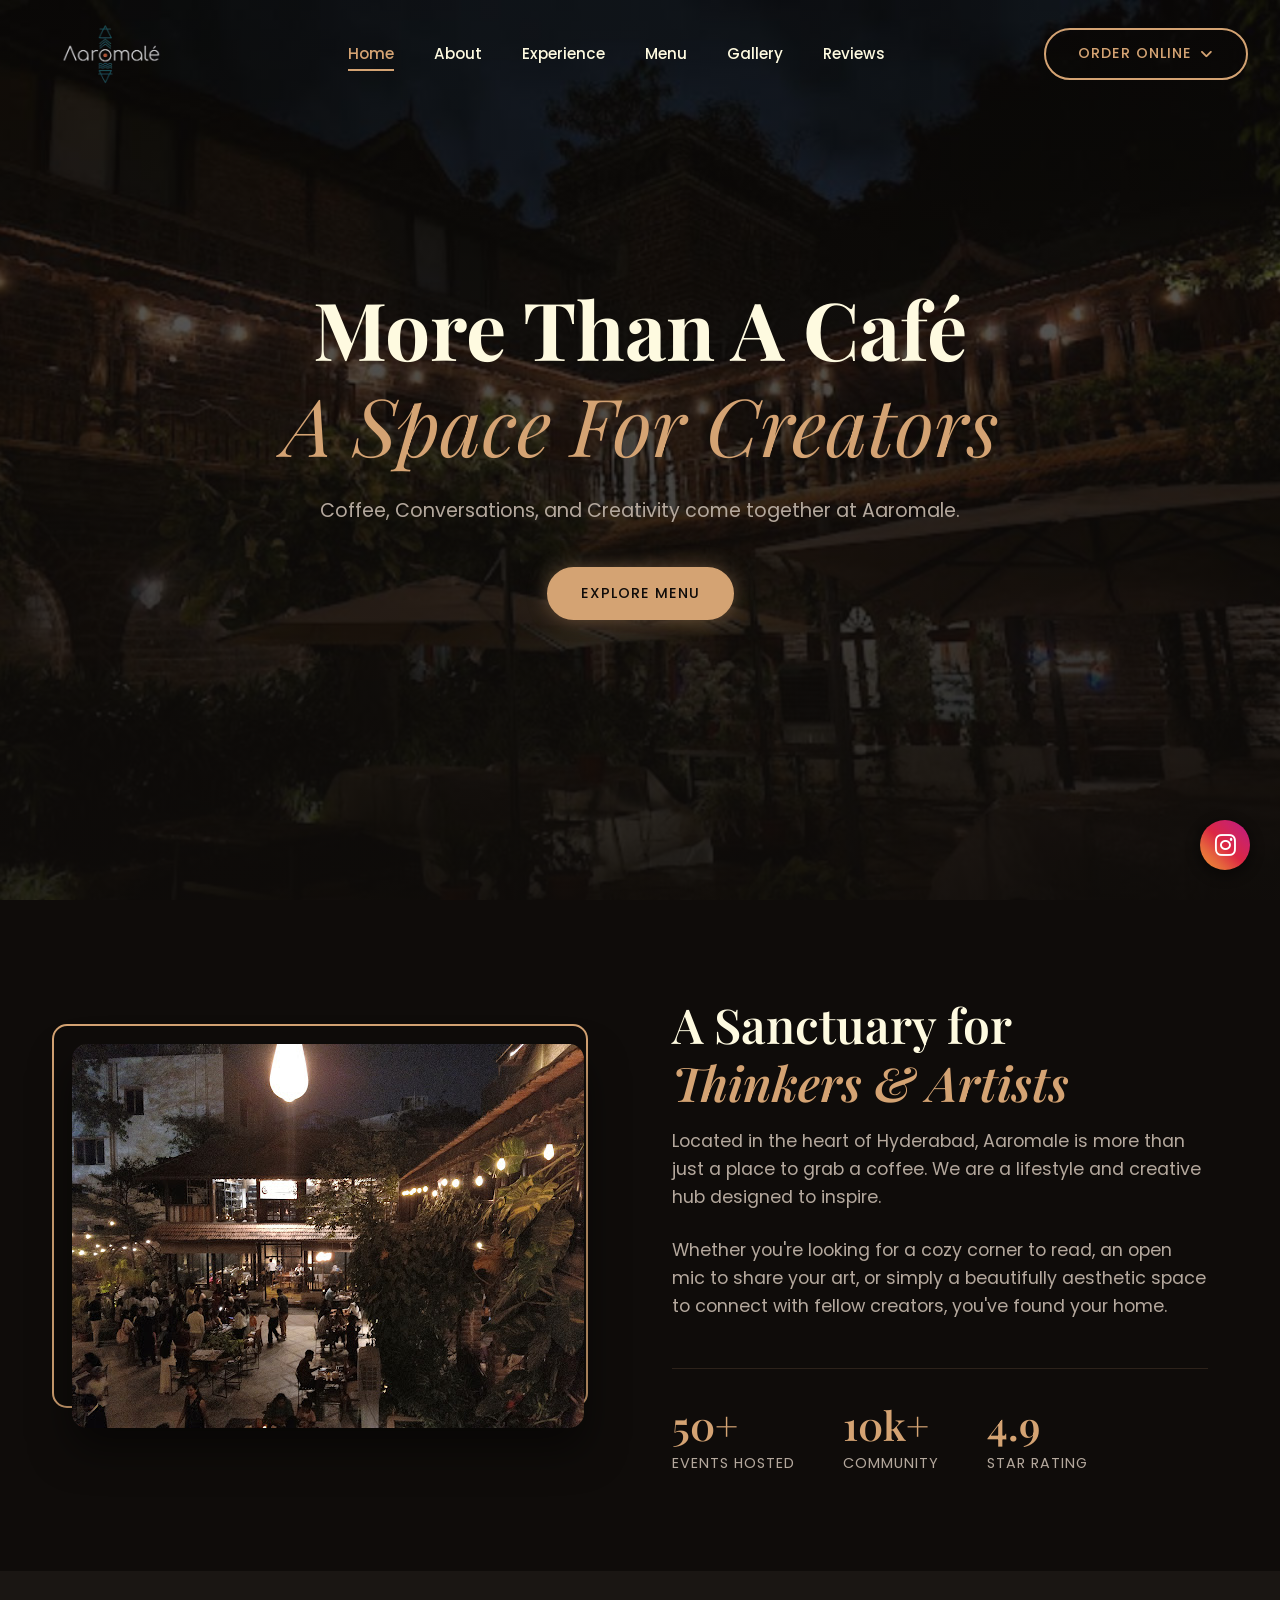
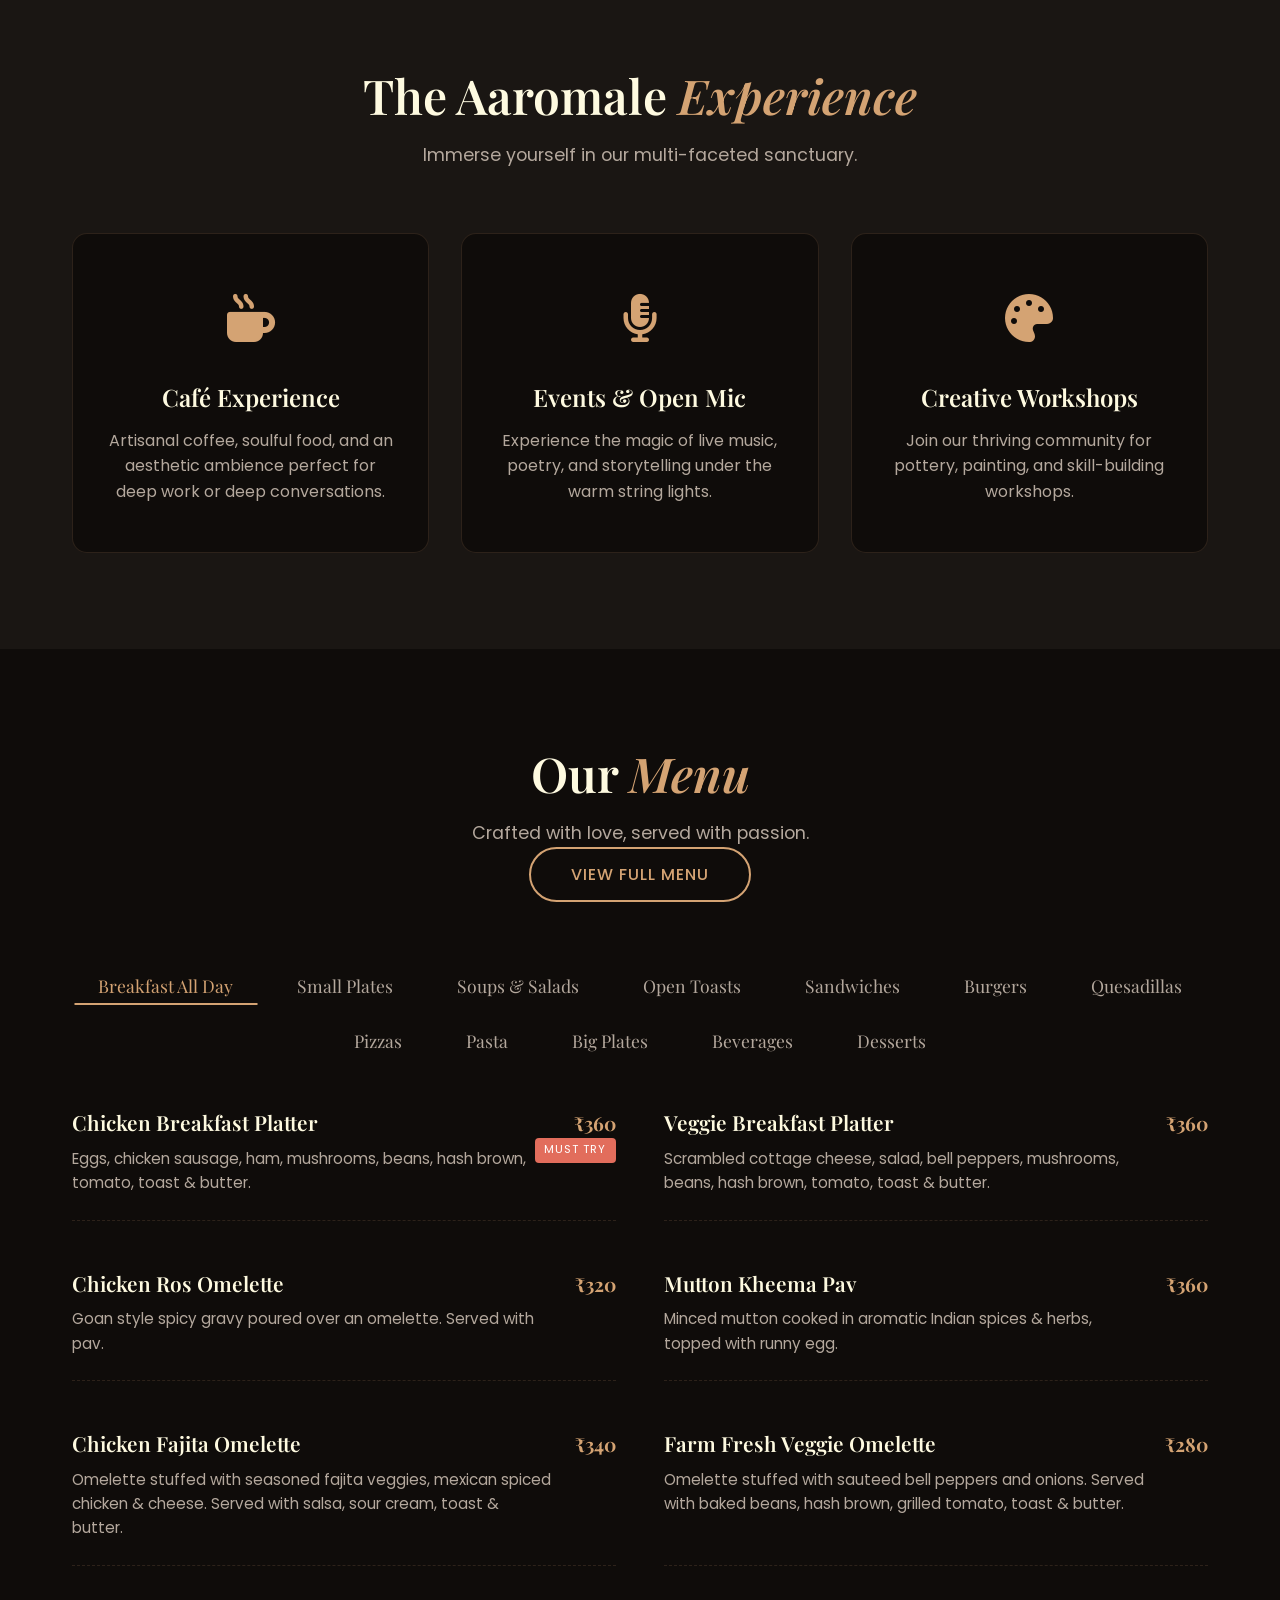
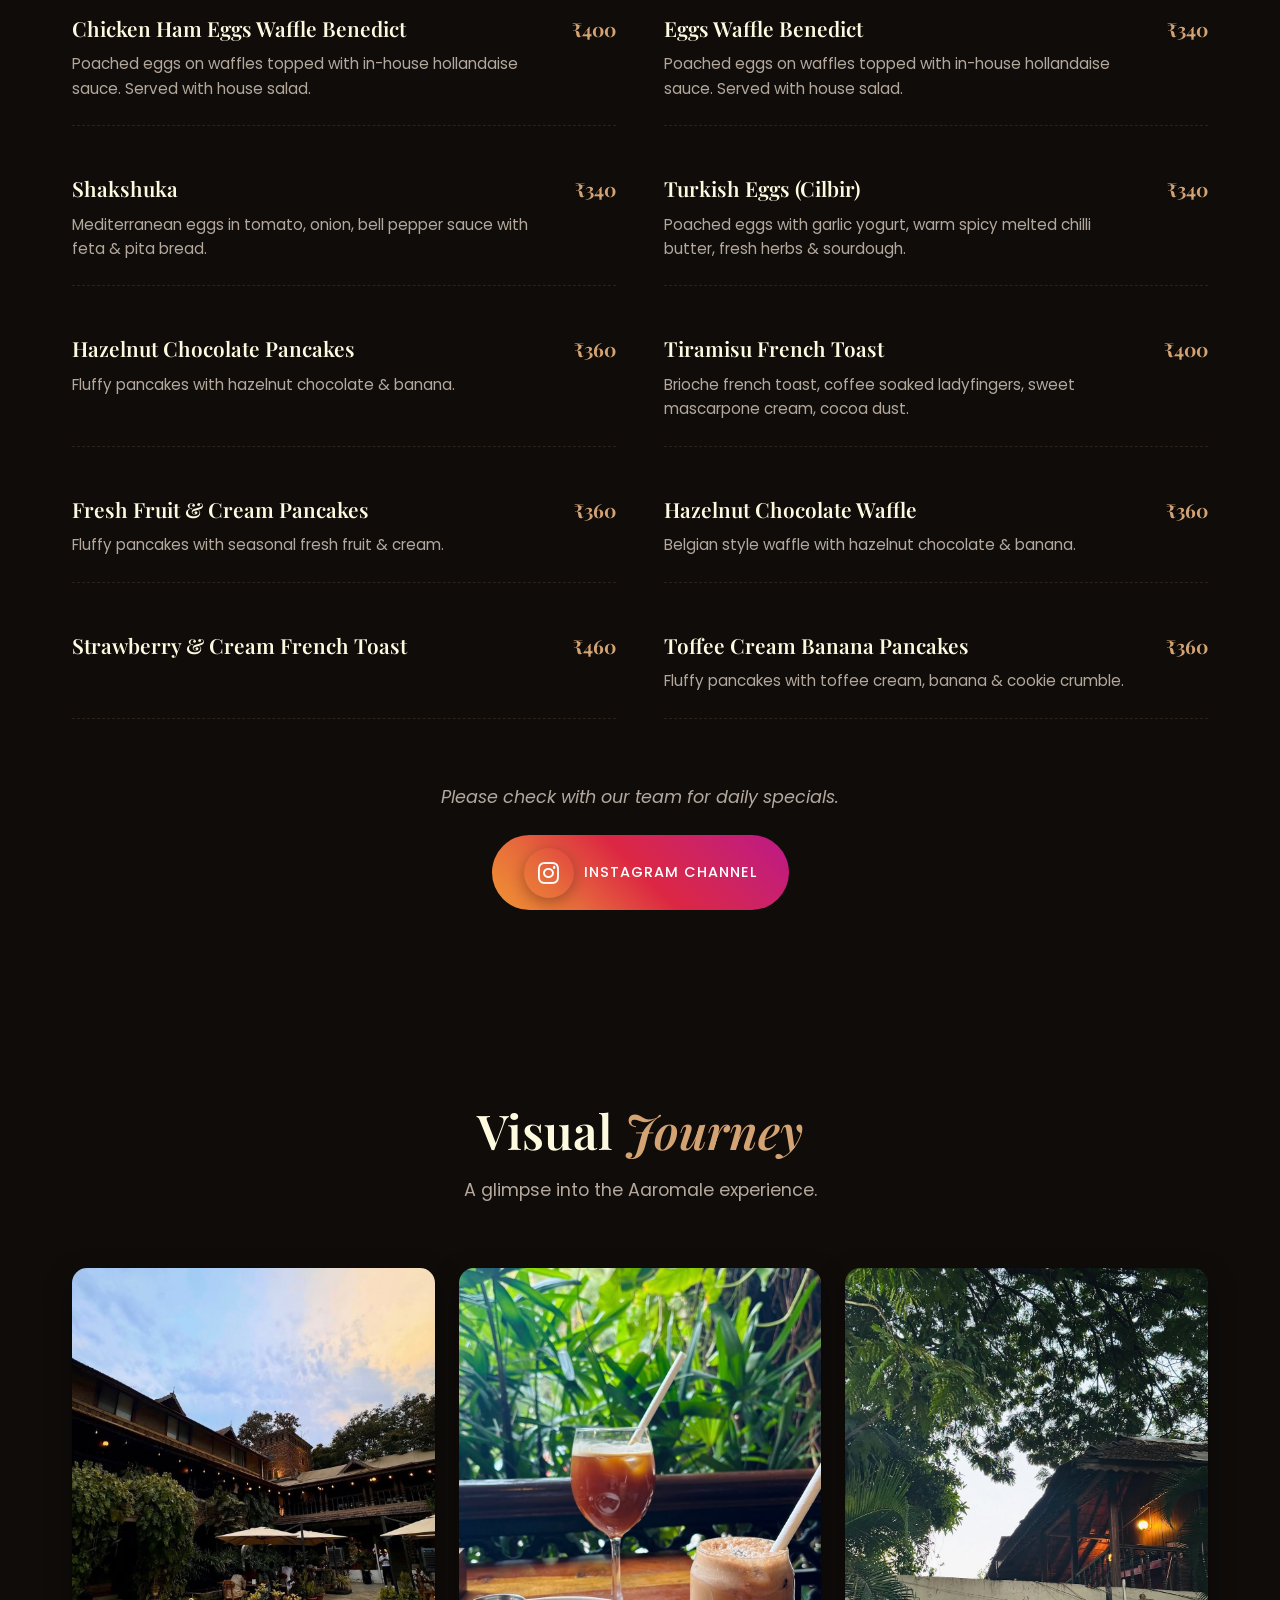
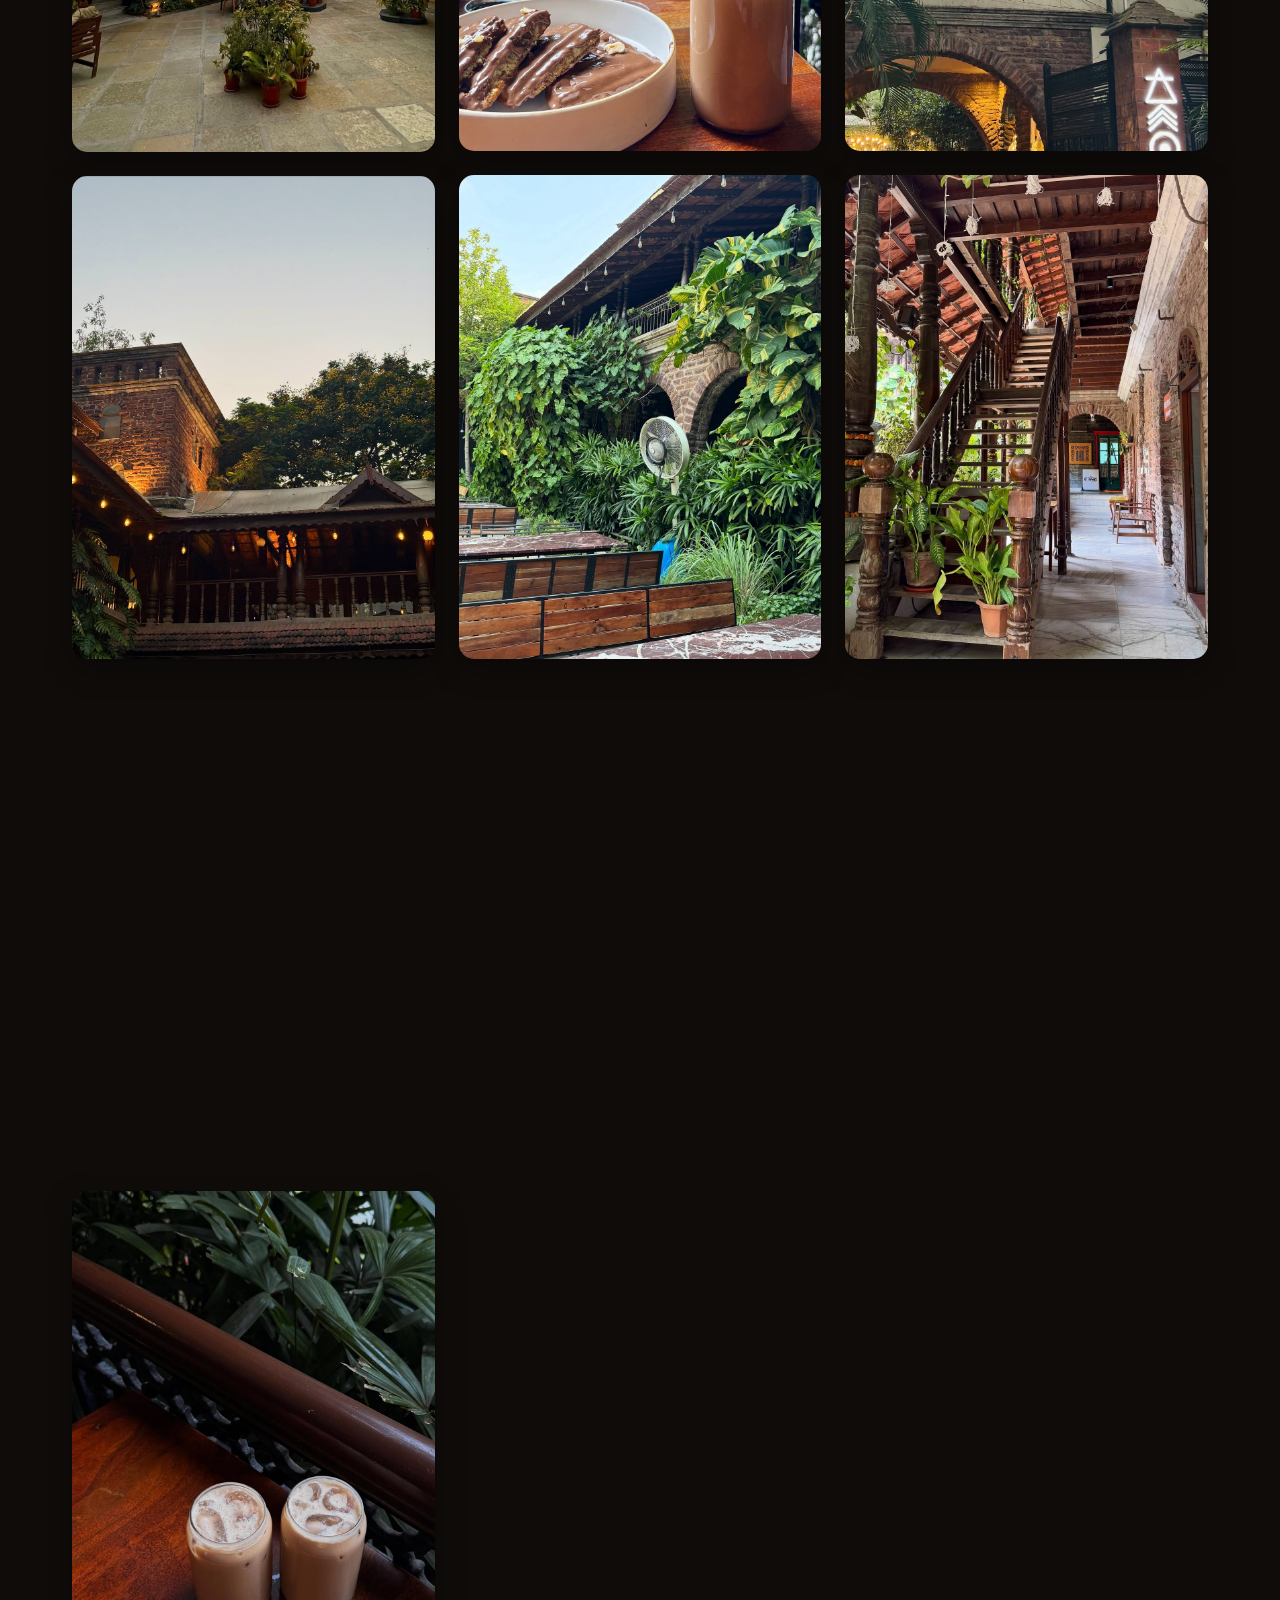
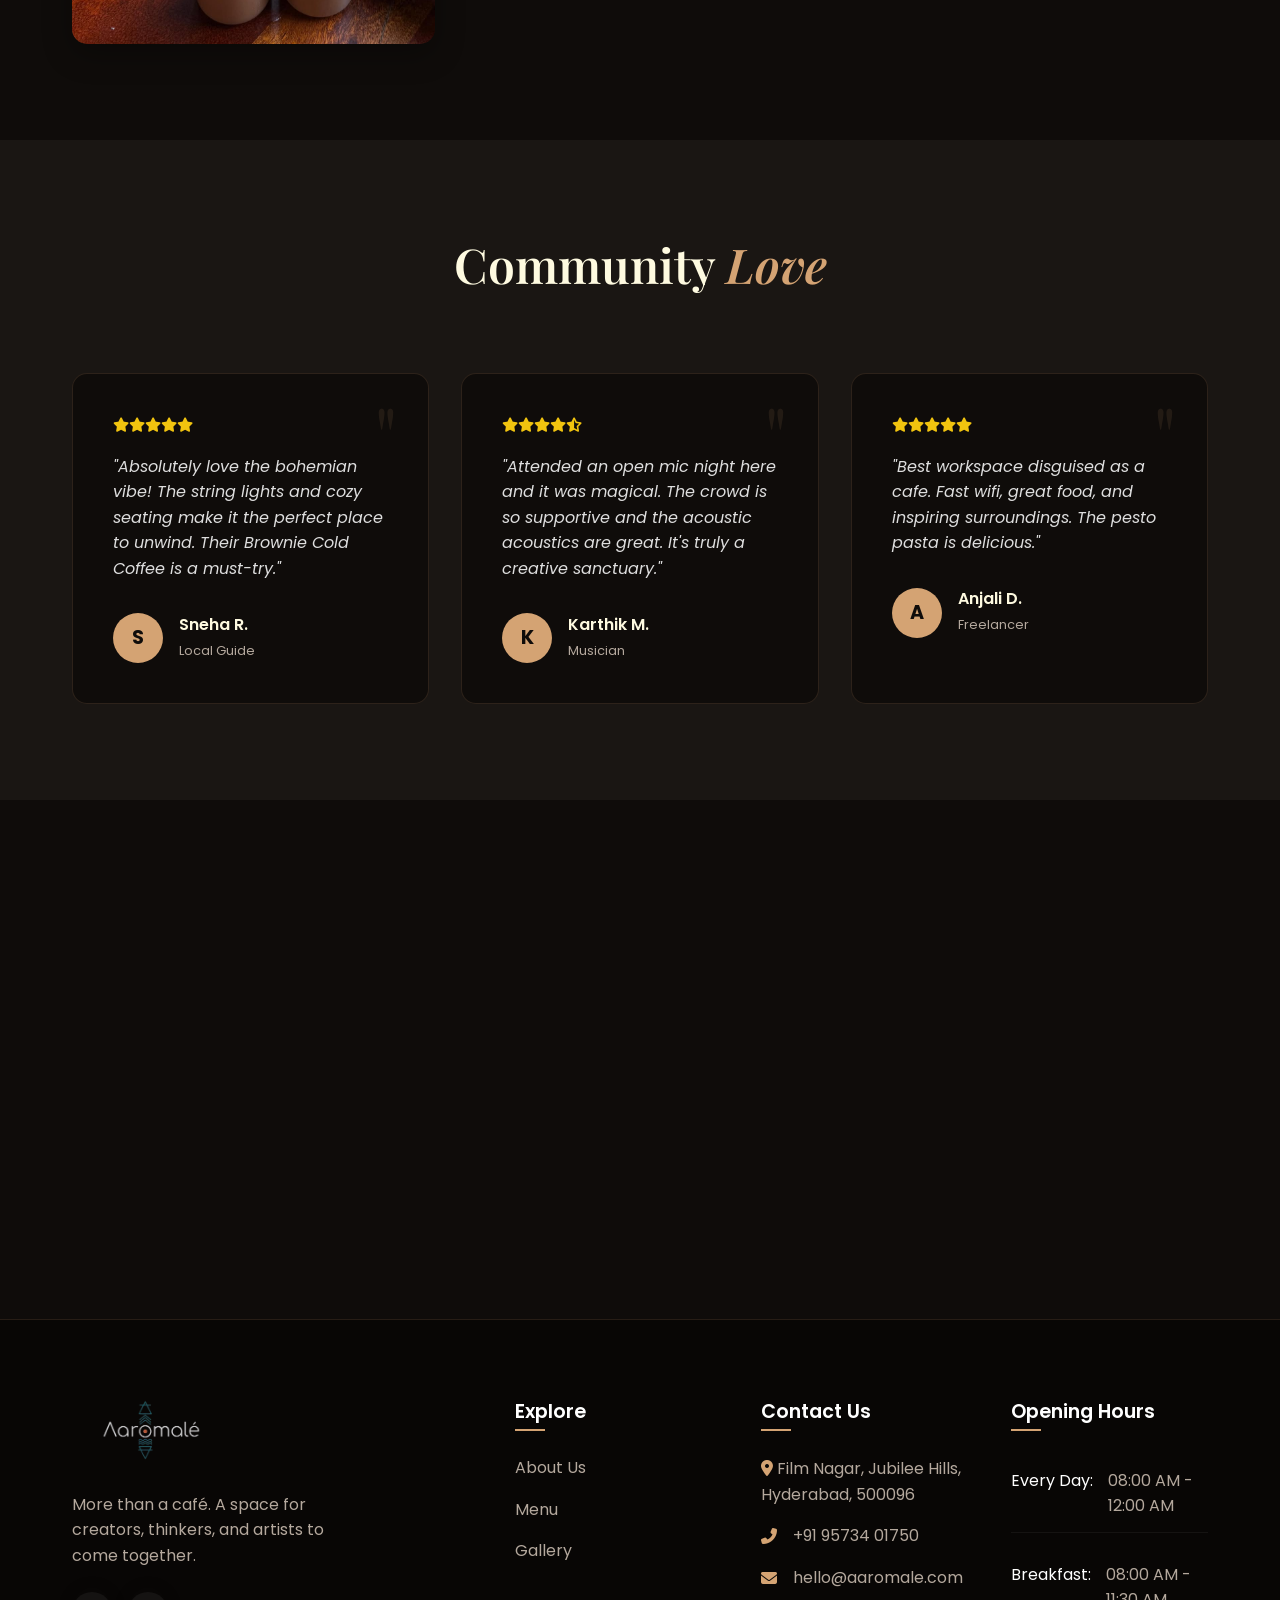
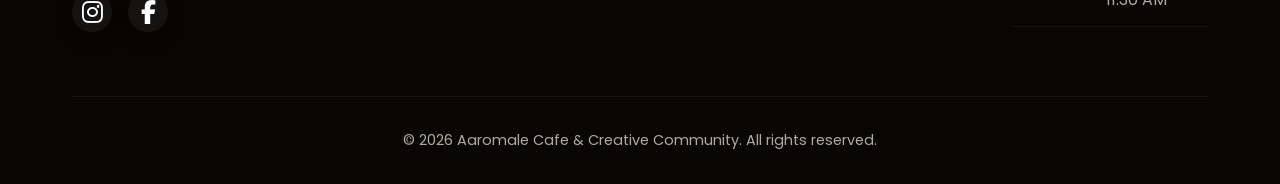
<file: index.html>
<!DOCTYPE html>
<html lang="en">

<head>
    <meta charset="UTF-8">
    <meta name="viewport" content="width=device-width, initial-scale=1.0">
    <meta name="description"
        content="Aaromale - A lifestyle and creative hub in Hyderabad. Enjoy coffee, conversations, open mics, events, and workshops in a cozy, bohemian sanctuary.">

    <!-- Open Graph / Social Sharing Meta Tags -->
    <meta property="og:title" content="Aaromale | Cafe & Creative Community">
    <meta property="og:description"
        content="A lifestyle and creative hub in Hyderabad. Enjoy coffee, conversations, open mics, events, and workshops in a cozy, bohemian sanctuary.">
    <meta property="og:image" content="https://aromalecafe.vercel.app/assets/images/gallery_exterior.png">
    <meta property="og:url" content="https://aromalecafe.vercel.app/">
    <meta property="og:type" content="website">

    <!-- Favicon -->
    <link rel="icon" href="assets/images/logo.png" type="image/png">

    <title>Aaromale | Cafe & Creative Community</title>
    <!-- Google Fonts -->
    <link rel="preconnect" href="https://fonts.googleapis.com">
    <link rel="preconnect" href="https://fonts.gstatic.com" crossorigin>
    <link
        href="https://fonts.googleapis.com/css2?family=Playfair+Display:ital,wght@0,400;0,600;0,700;1,400&family=Poppins:wght@300;400;500;600&display=swap"
        rel="stylesheet">
    <!-- Font Awesome for Icons -->
    <link rel="stylesheet" href="https://cdnjs.cloudflare.com/ajax/libs/font-awesome/6.4.0/css/all.min.css">
    <!-- CSS -->
    <link rel="stylesheet" href="style.css">
</head>

<body>
    <!-- Navigation -->
    <nav class="navbar" id="navbar">
        <div class="nav-container">
            <a href="#" class="logo"><img src="assets/images/logo.png" alt="Aaromale" class="brand-logo"></a>
            <div class="nav-links">
                <a href="#home">Home</a>
                <a href="#about">About</a>
                <a href="#experience">Experience</a>
                <a href="#menu">Menu</a>
                <a href="#gallery">Gallery</a>
                <a href="#reviews">Reviews</a>
            </div>
            <div class="nav-actions">
                <div class="dropdown">
                    <a href="javascript:void(0)" class="btn btn-outline dropdown-toggle" id="orderBtn" style="display: flex; align-items: center; gap: 8px;">
                        ORDER ONLINE <i class="fas fa-angle-down"></i>
                    </a>
                    <div class="dropdown-menu" id="orderDropdown">
                        <a href="https://www.zomato.com/hyderabad/aaromale-cafe-and-creative-community-film-nagar" target="_blank">
                            <img src="assets/images/Zomato.png" alt="Zomato" class="platform-logo"> Zomato
                        </a>
                        <a href="https://www.swiggy.com/restaurants/aaromale-cafe-and-creative-community-film-nagar-hyderabad-428" target="_blank">
                            <img src="assets/images/swiggy.png" alt="Swiggy" class="platform-logo"> Swiggy
                        </a>
                    </div>
                </div>
                <div class="hamburger">
                    <div class="bar"></div>
                    <div class="bar"></div>
                    <div class="bar"></div>
                </div>
            </div>
        </div>
    </nav>

    <!-- Floating Action Buttons -->
    <div class="floating-actions">
        <a href="https://www.instagram.com/aaromale.in/" target="_blank" rel="noopener noreferrer" class="fab instagram"
            aria-label="Instagram"><i class="fab fa-instagram"></i></a>
    </div>

    <!-- Hero Section -->
    <header class="hero" id="home">
        <div class="hero-overlay"></div>
        <div class="hero-content">
            <h1 class="fade-up">More Than A Café <br><span class="highlight">A Space For Creators</span></h1>
            <p class="fade-up delay-1">Coffee, Conversations, and Creativity come together at Aaromale.</p>
            <div class="hero-btns fade-up delay-2">
                <a href="#menu" class="btn btn-primary">EXPLORE MENU</a>
            </div>
        </div>
    </header>

    <!-- About Section -->
    <section class="about" id="about">
        <div class="container section-grid">
            <div class="about-image-wrapper reveal-left">
                <img src="assets/images/gallery_11.jpg" alt="Aaromale Cafe Courtyard" class="about-img"
                    loading="lazy">
                <div class="image-accent"></div>
            </div>
            <div class="about-content reveal-right">
                <h2 class="section-title">A Sanctuary for <span>Thinkers & Artists</span></h2>
                <p>Located in the heart of Hyderabad, Aaromale is more than just a place to grab a coffee. We are a
                    lifestyle and creative hub designed to inspire.</p>
                <p>Whether you're looking for a cozy corner to read, an open mic to share your art, or simply a
                    beautifully aesthetic space to connect with fellow creators, you've found your home.</p>
                <div class="stats">
                    <div class="stat-item">
                        <h3>50+</h3>
                        <p>Events Hosted</p>
                    </div>
                    <div class="stat-item">
                        <h3>10k+</h3>
                        <p>Community</p>
                    </div>
                    <div class="stat-item">
                        <h3>4.9</h3>
                        <p>Star Rating</p>
                    </div>
                </div>
            </div>
        </div>
    </section>

    <!-- Experience Section -->
    <section class="experience" id="experience">
        <div class="container">
            <div class="section-header reveal-up">
                <h2 class="section-title">The Aaromale <span>Experience</span></h2>
                <p>Immerse yourself in our multi-faceted sanctuary.</p>
            </div>
            <div class="experience-cards">
                <div class="card reveal-up delay-1">
                    <div class="card-icon"><i class="fas fa-mug-hot"></i></div>
                    <h3>Café Experience</h3>
                    <p>Artisanal coffee, soulful food, and an aesthetic ambience perfect for deep work or deep
                        conversations.</p>
                </div>
                <div class="card reveal-up delay-2">
                    <div class="card-icon"><i class="fas fa-microphone-alt"></i></div>
                    <h3>Events & Open Mic</h3>
                    <p>Experience the magic of live music, poetry, and storytelling under the warm string lights.</p>
                </div>
                <div class="card reveal-up delay-3">
                    <div class="card-icon"><i class="fas fa-palette"></i></div>
                    <h3>Creative Workshops</h3>
                    <p>Join our thriving community for pottery, painting, and skill-building workshops.</p>
                </div>
            </div>
        </div>
    </section>

    <!-- Menu Section -->
    <section class="menu" id="menu">
        <div class="container">
            <div class="section-header reveal-up">
                <h2 class="section-title">Our <span>Menu</span></h2>
                <p>Crafted with love, served with passion.</p>
                <div class="menu-header-btn">
                    <a href="assets/images/menu.jpg" target="_blank" class="btn btn-outline">VIEW FULL MENU</a>
                </div>
            </div>

            <div class="menu-tabs reveal-up">
                <button class="menu-tab active" data-target="breakfast">Breakfast All Day</button>
                <button class="menu-tab" data-target="small-plates">Small Plates</button>
                <button class="menu-tab" data-target="soups-salads">Soups & Salads</button>
                <button class="menu-tab" data-target="toasts">Open Toasts</button>
                <button class="menu-tab" data-target="sandwiches">Sandwiches</button>
                <button class="menu-tab" data-target="burgers">Burgers</button>
                <button class="menu-tab" data-target="quesadillas">Quesadillas</button>
                <button class="menu-tab" data-target="pizzas">Pizzas</button>
                <button class="menu-tab" data-target="pasta">Pasta</button>
                <button class="menu-tab" data-target="big-plates">Big Plates</button>
                <button class="menu-tab" data-target="coffee">Beverages</button>
                <button class="menu-tab" data-target="desserts">Desserts</button>
            </div>

            <div class="menu-content active" id="breakfast">
                <div class="menu-grid">
                    <div class="menu-item">
                        <div class="menu-item-header">
                            <h4>Chicken Breakfast Platter</h4>
                            <span class="price">₹360</span>
                        </div>
                        <p>Eggs, chicken sausage, ham, mushrooms, beans, hash brown, tomato, toast & butter.</p>
                        <span class="badge popular">Must Try</span>
                    </div>
                    <div class="menu-item">
                        <div class="menu-item-header">
                            <h4>Veggie Breakfast Platter</h4>
                            <span class="price">₹360</span>
                        </div>
                        <p>Scrambled cottage cheese, salad, bell peppers, mushrooms, beans, hash brown, tomato, toast &
                            butter.</p>
                    </div>
                    <div class="menu-item">
                        <div class="menu-item-header">
                            <h4>Chicken Ros Omelette</h4>
                            <span class="price">₹320</span>
                        </div>
                        <p>Goan style spicy gravy poured over an omelette. Served with pav.</p>
                    </div>
                    <div class="menu-item">
                        <div class="menu-item-header">
                            <h4>Mutton Kheema Pav</h4>
                            <span class="price">₹360</span>
                        </div>
                        <p>Minced mutton cooked in aromatic Indian spices & herbs, topped with runny egg.</p>
                    </div>
                    <div class="menu-item">
                        <div class="menu-item-header">
                            <h4>Chicken Fajita Omelette</h4>
                            <span class="price">₹340</span>
                        </div>
                        <p>Omelette stuffed with seasoned fajita veggies, mexican spiced chicken & cheese. Served with
                            salsa, sour cream, toast & butter.</p>
                    </div>
                    <div class="menu-item">
                        <div class="menu-item-header">
                            <h4>Farm Fresh Veggie Omelette</h4>
                            <span class="price">₹280</span>
                        </div>
                        <p>Omelette stuffed with sauteed bell peppers and onions. Served with baked beans, hash brown,
                            grilled tomato, toast & butter.</p>
                    </div>
                    <div class="menu-item">
                        <div class="menu-item-header">
                            <h4>Chicken Ham Eggs Waffle Benedict</h4>
                            <span class="price">₹400</span>
                        </div>
                        <p>Poached eggs on waffles topped with in-house hollandaise sauce. Served with house salad.</p>
                    </div>
                    <div class="menu-item">
                        <div class="menu-item-header">
                            <h4>Eggs Waffle Benedict</h4>
                            <span class="price">₹340</span>
                        </div>
                        <p>Poached eggs on waffles topped with in-house hollandaise sauce. Served with house salad.</p>
                    </div>
                    <div class="menu-item">
                        <div class="menu-item-header">
                            <h4>Shakshuka</h4>
                            <span class="price">₹340</span>
                        </div>
                        <p>Mediterranean eggs in tomato, onion, bell pepper sauce with feta & pita bread.</p>
                    </div>
                    <div class="menu-item">
                        <div class="menu-item-header">
                            <h4>Turkish Eggs (Cilbir)</h4>
                            <span class="price">₹340</span>
                        </div>
                        <p>Poached eggs with garlic yogurt, warm spicy melted chilli butter, fresh herbs & sourdough.
                        </p>
                    </div>
                    <div class="menu-item">
                        <div class="menu-item-header">
                            <h4>Hazelnut Chocolate Pancakes</h4>
                            <span class="price">₹360</span>
                        </div>
                        <p>Fluffy pancakes with hazelnut chocolate & banana.</p>
                    </div>
                    <div class="menu-item">
                        <div class="menu-item-header">
                            <h4>Tiramisu French Toast</h4>
                            <span class="price">₹400</span>
                        </div>
                        <p>Brioche french toast, coffee soaked ladyfingers, sweet mascarpone cream, cocoa dust.</p>
                    </div>
                    <div class="menu-item">
                        <div class="menu-item-header">
                            <h4>Fresh Fruit & Cream Pancakes</h4>
                            <span class="price">₹360</span>
                        </div>
                        <p>Fluffy pancakes with seasonal fresh fruit & cream.</p>
                    </div>
                    <div class="menu-item">
                        <div class="menu-item-header">
                            <h4>Hazelnut Chocolate Waffle</h4>
                            <span class="price">₹360</span>
                        </div>
                        <p>Belgian style waffle with hazelnut chocolate & banana.</p>
                    </div>
                    <div class="menu-item">
                        <div class="menu-item-header">
                            <h4>Strawberry & Cream French Toast</h4>
                            <span class="price">₹460</span>
                        </div>
                    </div>
                    <div class="menu-item">
                        <div class="menu-item-header">
                            <h4>Toffee Cream Banana Pancakes</h4>
                            <span class="price">₹360</span>
                        </div>
                        <p>Fluffy pancakes with toffee cream, banana & cookie crumble.</p>
                    </div>
                </div>
            </div>

            <div class="menu-content" id="small-plates">
                <div class="menu-grid">
                    <div class="menu-item">
                        <div class="menu-item-header">
                            <h4>Chilli Basil Fish</h4>
                            <span class="price">₹380</span>
                        </div>
                        <p>Fish cubes fried and wok tossed in a special paste of basil & chillies.</p>
                    </div>
                    <div class="menu-item">
                        <div class="menu-item-header">
                            <h4>Butter Chili Garlic Prawns</h4>
                            <span class="price">₹380</span>
                        </div>
                        <p>Prawns sauteed in a rich butter garlic sauce, infused with chillies & fresh herbs.</p>
                        <span class="badge popular">Popular</span>
                    </div>
                    <div class="menu-item">
                        <div class="menu-item-header">
                            <h4>Chicken 65</h4>
                            <span class="price">₹380</span>
                        </div>
                        <p>Classic Hyderabadi spicy deep-fried chicken.</p>
                    </div>
                    <div class="menu-item">
                        <div class="menu-item-header">
                            <h4>Chilli Chicken</h4>
                            <span class="price">₹380</span>
                        </div>
                        <p>Indo-Chinese style chicken tossed with peppers and chillies.</p>
                    </div>
                    <div class="menu-item">
                        <div class="menu-item-header">
                            <h4>Chicken Satay</h4>
                            <span class="price">₹380</span>
                        </div>
                        <p>Grilled chicken skewers served with peanut sauce.</p>
                    </div>
                    <div class="menu-item">
                        <div class="menu-item-header">
                            <h4>Mutton Kheema Cutlets</h4>
                            <span class="price">₹450</span>
                        </div>
                        <p>Minced mutton patties with traditional spices.</p>
                    </div>
                    <div class="menu-item">
                        <div class="menu-item-header">
                            <h4>Fish Fingers</h4>
                            <span class="price">₹420</span>
                        </div>
                        <p>Crispy breaded fish served with tartar sauce.</p>
                    </div>
                    <div class="menu-item">
                        <div class="menu-item-header">
                            <h4>Hyderabadi Mutton Lukhmi</h4>
                            <span class="price">₹350</span>
                        </div>
                        <p>Square shaped savoury pastry filled with mutton, served with mint chutney. A local classic.
                        </p>
                        <span class="badge popular">Must Try</span>
                    </div>
                    <div class="menu-item">
                        <div class="menu-item-header">
                            <h4>Hyderabadi Paneer Lukhmi</h4>
                            <span class="price">₹320</span>
                        </div>
                        <p>Square shaped savoury pastry filled with paneer, served with mint chutney & fried green
                            chillies.</p>
                    </div>
                    <div class="menu-item">
                        <div class="menu-item-header">
                            <h4>Mediterranean Mezze Platter</h4>
                            <span class="price">₹400</span>
                        </div>
                        <p>Falafel, Hummus, Baba ganoush, tzatziki, acili ezme, veggies, pita & lavash.</p>
                        <span class="badge popular">Popular</span>
                    </div>
                    <div class="menu-item">
                        <div class="menu-item-header">
                            <h4>Mushroom Galouti Kebab</h4>
                            <span class="price">₹340</span>
                        </div>
                        <p>Melt-in-the-mouth vegetarian kebabs made with finely minced mushrooms.</p>
                    </div>
                    <div class="menu-item">
                        <div class="menu-item-header">
                            <h4>Paneer 65</h4>
                            <span class="price">₹340</span>
                        </div>
                        <p>Spicy deep-fried paneer cubes.</p>
                    </div>
                    <div class="menu-item">
                        <div class="menu-item-header">
                            <h4>Crispy Corn</h4>
                            <span class="price">₹280</span>
                        </div>
                        <p>Deep-fried corn kernels tossed with spices and onions.</p>
                    </div>
                    <div class="menu-item">
                        <div class="menu-item-header">
                            <h4>Baked Stuffed Mushrooms</h4>
                            <span class="price">₹350</span>
                        </div>
                        <p>Creamy, umami filling of herbs & cheese stuffed into mushrooms and baked.</p>
                    </div>
                    <div class="menu-item">
                        <div class="menu-item-header">
                            <h4>Korean Fried Cauliflower</h4>
                            <span class="price">₹320</span>
                        </div>
                        <p>Crunchy florets of cauliflower coated in sweet, spicy, gochujang sauce.</p>
                    </div>
                    <div class="menu-item">
                        <div class="menu-item-header">
                            <h4>Jackfruit Cutlet (Seasonal)</h4>
                            <span class="price">₹320</span>
                        </div>
                        <p>Curried raw jackfruit patties deep fried to perfection. Served with sambar mayo.</p>
                    </div>
                    <div class="menu-item">
                        <div class="menu-item-header">
                            <h4>Paneer Mini Tacos</h4>
                            <span class="price">₹320</span>
                        </div>
                        <p>Mini tortilla shells folded around a filling of paneer, veggies & guacamole.</p>
                    </div>
                    <div class="menu-item">
                        <div class="menu-item-header">
                            <h4>Jalapeno Cheese Sticks</h4>
                            <span class="price">₹300</span>
                        </div>
                        <p>Breaded mozzarella string cheese & jalapenos.</p>
                    </div>
                    <div class="menu-item">
                        <div class="menu-item-header">
                            <h4>Crumb Fried Chicken</h4>
                            <span class="price">₹350</span>
                        </div>
                        <p>Chicken marinated in seasoned buttermilk, crumb coated & fried to crispy perfection.</p>
                    </div>
                    <div class="menu-item">
                        <div class="menu-item-header">
                            <h4>Chicken Loaded Nachos</h4>
                            <span class="price">₹340</span>
                        </div>
                        <p>Layers of nachos, queso, mexican veggies & chicken, topped with salsa & sour cream.</p>
                    </div>
                    <div class="menu-item">
                        <div class="menu-item-header">
                            <h4>Chicken Mini Tacos</h4>
                            <span class="price">₹350</span>
                        </div>
                        <p>Mini tortilla shells folded around a filling of chicken, veggies & guacamole.</p>
                    </div>
                    <div class="menu-item">
                        <div class="menu-item-header">
                            <h4>Peri Peri Chicken</h4>
                            <span class="price">₹350</span>
                        </div>
                        <p>Chicken pieces in peri peri marinade, grilled to a juicy tender finish.</p>
                    </div>
                    <div class="menu-item">
                        <div class="menu-item-header">
                            <h4>Chicken Wings In Choice Of Sauce</h4>
                            <span class="price">₹350</span>
                        </div>
                        <p>Traditional chicken wings prepared in Smoky BBQ or Korean Hot Sauce.</p>
                    </div>
                    <div class="menu-item">
                        <div class="menu-item-header">
                            <h4>Fries</h4>
                            <span class="price">₹250</span>
                        </div>
                        <p>Crisp potato fries tossed in choice of seasoning - classic salted/ peri peri/ chilli garlic.
                        </p>
                    </div>
                    <div class="menu-item">
                        <div class="menu-item-header">
                            <h4>Hummus W Pita Bread & Lavash</h4>
                            <span class="price">₹280</span>
                        </div>
                        <p>A smooth and creamy puree of cooked chickpeas, tahini & other condiments. Served with pita
                            bread & lavash.</p>
                    </div>
                    <div class="menu-item">
                        <div class="menu-item-header">
                            <h4>Veg Loaded Nachos</h4>
                            <span class="price">₹320</span>
                        </div>
                        <p>Layers of nachos, queso & mexican veggies, topped with salsa & sour cream.</p>
                    </div>
                </div>
            </div>

            <div class="menu-content" id="soups-salads">
                <div class="menu-grid">
                    <div class="menu-item">
                        <div class="menu-item-header">
                            <h4>Tomato Basil Soup</h4>
                            <span class="price">₹220</span>
                        </div>
                        <p>Roasted tomatoes with fresh basil and cream.</p>
                    </div>
                    <div class="menu-item">
                        <div class="menu-item-header">
                            <h4>Cream of Mushroom Soup</h4>
                            <span class="price">₹240</span>
                        </div>
                        <p>Silky blend of mushrooms and herbs with cream.</p>
                    </div>
                    <div class="menu-item">
                        <div class="menu-item-header">
                            <h4>Hot & Sour Chicken Soup</h4>
                            <span class="price">₹260</span>
                        </div>
                        <p>Spicy and tangy soup with chicken and veggies.</p>
                    </div>
                    <div class="menu-item">
                        <div class="menu-item-header">
                            <h4>Chicken Smoked Paprika Mushroom Soup</h4>
                            <span class="price">₹260</span>
                        </div>
                    </div>
                    <div class="menu-item">
                        <div class="menu-item-header">
                            <h4>Chicken Tomato Tortilla Soup</h4>
                            <span class="price">₹260</span>
                        </div>
                    </div>
                    <div class="menu-item">
                        <div class="menu-item-header">
                            <h4>Chicken French Onion Soup</h4>
                            <span class="price">₹260</span>
                        </div>
                    </div>
                    <div class="menu-item">
                        <div class="menu-item-header">
                            <h4>Greek Salad</h4>
                            <span class="price">₹320</span>
                        </div>
                        <p>Cucumber, tomatoes, olives, feta cheese and lemon dressing.</p>
                    </div>
                    <div class="menu-item">
                        <div class="menu-item-header">
                            <h4>Caesar Salad (Veg)</h4>
                            <span class="price">₹320</span>
                        </div>
                        <p>Lettuce, garlic croutons, creamy caesar dressing, parmesan cheese.</p>
                    </div>
                    <div class="menu-item">
                        <div class="menu-item-header">
                            <h4>Chicken Creamy Caesar Salad</h4>
                            <span class="price">₹380</span>
                        </div>
                        <p>Grilled chicken, lettuce, croutons, parmesan and caesar dressing.</p>
                    </div>
                    <div class="menu-item">
                        <div class="menu-item-header">
                            <h4>Chicken Spicy Thai Salad</h4>
                            <span class="price">₹380</span>
                        </div>
                        <p>Mix of fresh veggies, roasted peanuts and kick of thai chilli with peanut dressing.</p>
                    </div>
                    <div class="menu-item">
                        <div class="menu-item-header">
                            <h4>Chicken Arugula Beet Salad</h4>
                            <span class="price">₹380</span>
                        </div>
                        <p>Blend of roasted beetroot, arugula, orange, walnuts, feta cheese with balsamic vinaigrette
                            dressing.</p>
                    </div>
                </div>
            </div>

            <div class="menu-content" id="toasts">
                <div class="menu-grid">
                    <div class="menu-item">
                        <div class="menu-item-header">
                            <h4>Avocado Toast</h4>
                            <span class="price">₹340</span>
                        </div>
                        <p>Freshly smashed avocado on sourdough with seeds and sprouts.</p>
                    </div>
                    <div class="menu-item">
                        <div class="menu-item-header">
                            <h4>Mushroom Hummus Toast</h4>
                            <span class="price">₹340</span>
                        </div>
                        <p>Sautéed mushrooms over creamy hummus on toasted sourdough.</p>
                    </div>
                    <div class="menu-item">
                        <div class="menu-item-header">
                            <h4>Tomato & Basil Bruschetta</h4>
                            <span class="price">₹300</span>
                        </div>
                        <p>Diced tomatoes, garlic, and fresh basil on toasted baguette.</p>
                    </div>
                    <div class="menu-item">
                        <div class="menu-item-header">
                            <h4>Chicken & Avocado Toast</h4>
                            <span class="price">₹380</span>
                        </div>
                        <p>Grilled chicken and avocado slices on sourdough toast.</p>
                    </div>
                    <div class="menu-item">
                        <div class="menu-item-header">
                            <h4>Scrambled Eggs & Bacon Toast</h4>
                            <span class="price">₹400</span>
                        </div>
                        <p>Creamy scrambled eggs with crispy bacon on sourdough.</p>
                    </div>
                </div>
            </div>

            <div class="menu-content" id="sandwiches">
                <div class="menu-grid">
                    <div class="menu-item">
                        <div class="menu-item-header">
                            <h4>Spinach Corn & Mushroom Sandwich</h4>
                            <span class="price">₹320</span>
                        </div>
                    </div>
                    <div class="menu-item">
                        <div class="menu-item-header">
                            <h4>Veg Club Sandwich</h4>
                            <span class="price">₹340</span>
                        </div>
                    </div>
                    <div class="menu-item">
                        <div class="menu-item-header">
                            <h4>Pesto Paneer Sandwich</h4>
                            <span class="price">₹340</span>
                        </div>
                    </div>
                    <div class="menu-item">
                        <div class="menu-item-header">
                            <h4>Bombay Grilled Sandwich</h4>
                            <span class="price">₹300</span>
                        </div>
                    </div>
                    <div class="menu-item">
                        <div class="menu-item-header">
                            <h4>Chicken Club Sandwich</h4>
                            <span class="price">₹380</span>
                        </div>
                    </div>
                    <div class="menu-item">
                        <div class="menu-item-header">
                            <h4>Chicken Parmesan Sandwich</h4>
                            <span class="price">₹380</span>
                        </div>
                    </div>
                    <div class="menu-item">
                        <div class="menu-item-header">
                            <h4>Grilled Chicken & Cheese Sandwich</h4>
                            <span class="price">₹360</span>
                        </div>
                    </div>
                </div>
            </div>

            <div class="menu-content" id="burgers">
                <div class="menu-grid">
                    <div class="menu-item">
                        <div class="menu-item-header">
                            <h4>Veggie Garden Burger</h4>
                            <span class="price">₹340</span>
                        </div>
                    </div>
                    <div class="menu-item">
                        <div class="menu-item-header">
                            <h4>Cottage Cheese Burger</h4>
                            <span class="price">₹360</span>
                        </div>
                    </div>
                    <div class="menu-item">
                        <div class="menu-item-header">
                            <h4>Desi Fried Chicken Burger</h4>
                            <span class="price">₹360</span>
                        </div>
                    </div>
                    <div class="menu-item">
                        <div class="menu-item-header">
                            <h4>Chicken Double Smash Burger</h4>
                            <span class="price">₹380</span>
                        </div>
                    </div>
                </div>
            </div>

            <div class="menu-content" id="coffee">
                <div class="menu-grid">
                    <div class="menu-item">
                        <div class="menu-item-header">
                            <h4>Hot Coffee Selection</h4>
                            <span class="price">₹160+</span>
                        </div>
                        <p>Espresso, Americano, Cortado, Latte, Cappuccino, Flat White, Biscoff Latte.</p>
                    </div>
                    <div class="menu-item">
                        <div class="menu-item-header">
                            <h4>Manual Brews</h4>
                            <span class="price">₹240+</span>
                        </div>
                        <p>Aeropress, V60 Pour Over, Chemex, Syphon, French Press.</p>
                    </div>
                    <div class="menu-item">
                        <div class="menu-item-header">
                            <h4>Cold Brew Coffee</h4>
                            <span class="price">₹220+</span>
                        </div>
                        <p>Black, Lemonade, Honey Cinnamon, Vanilla Cream, Orange, Sugarcane (Seasonal).</p>
                    </div>
                    <div class="menu-item">
                        <div class="menu-item-header">
                            <h4>Matcha & Tea</h4>
                            <span class="price">₹220+</span>
                        </div>
                        <p>Iced Matcha, Strawberry Matcha, Lemon Iced Tea, Kiwi Green Apple Iced Tea.</p>
                    </div>
                    <div class="menu-item">
                        <div class="menu-item-header">
                            <h4>Cold Pressed Juices</h4>
                            <span class="price">₹260</span>
                        </div>
                        <p>Arrow (Watermelon), Flash (Pineapple), Superbeet (Beetroot), Shazam (Orange).</p>
                    </div>
                    <div class="menu-item">
                        <div class="menu-item-header">
                            <h4>Mocktails & Lemonades</h4>
                            <span class="price">₹220+</span>
                        </div>
                        <p>Virgin Mojito, Homemade Lemonade, Apple Cider Cold Cascara.</p>
                    </div>
                    <div class="menu-item">
                        <div class="menu-item-header">
                            <h4>Brownie Cold Coffee</h4>
                            <span class="price">₹250</span>
                        </div>
                        <p>Our signature cold coffee blended with rich, fudgy brownie.</p>
                        <span class="badge popular">Popular</span>
                    </div>
                    <div class="menu-item">
                        <div class="menu-item-header">
                            <h4>Hot Chocolate</h4>
                            <span class="price">₹220</span>
                        </div>
                        <p>Thick, European-style hot chocolate topped with marshmallows.</p>
                        <span class="badge popular">Must Try</span>
                    </div>
                    <div class="menu-item">
                        <div class="menu-item-header">
                            <h4>Vietnamese Iced Coffee</h4>
                            <span class="price">₹260</span>
                        </div>
                    </div>
                </div>
            </div>

            <div class="menu-content" id="quesadillas">
                <div class="menu-grid">
                    <div class="menu-item">
                        <div class="menu-item-header">
                            <h4>Paneer Quesadilla</h4>
                            <span class="price">₹360</span>
                        </div>
                        <p>Grilled flour tortilla stuffed with spiced paneer, peppers and cheese.</p>
                        <span class="badge popular">Popular</span>
                    </div>
                    <div class="menu-item">
                        <div class="menu-item-header">
                            <h4>Mushroom & Corn Quesadilla</h4>
                            <span class="price">₹340</span>
                        </div>
                        <p>Crispy tortilla with sautéed mushrooms, sweet corn and melted cheese.</p>
                    </div>
                    <div class="menu-item">
                        <div class="menu-item-header">
                            <h4>Chicken Quesadilla</h4>
                            <span class="price">₹400</span>
                        </div>
                        <p>Grilled flour tortilla stuffed with Mexican spiced chicken, peppers and cheese.</p>
                        <span class="badge popular">Popular</span>
                    </div>
                    <div class="menu-item">
                        <div class="menu-item-header">
                            <h4>Chicken & Avocado Quesadilla</h4>
                            <span class="price">₹420</span>
                        </div>
                        <p>Grilled tortilla with chicken, creamy avocado, and melted cheese.</p>
                    </div>
                </div>
            </div>

            <div class="menu-content" id="pizzas">
                <p class="menu-note">CHOICE OF BASE: Thin crust / Egyptian Feteer</p>
                <div class="menu-grid">
                    <div class="menu-item">
                        <div class="menu-item-header">
                            <h4>Classic Margherita Pizza</h4>
                            <span class="price">₹420</span>
                        </div>
                    </div>
                    <div class="menu-item">
                        <div class="menu-item-header">
                            <h4>Avakaya Paneer Pizza</h4>
                            <span class="price">₹480</span>
                        </div>
                    </div>
                    <div class="menu-item">
                        <div class="menu-item-header">
                            <h4>BBQ Cottage Cheese Pizza</h4>
                            <span class="price">₹480</span>
                        </div>
                    </div>
                    <div class="menu-item">
                        <div class="menu-item-header">
                            <h4>Paprika Cottage Cheese Pizza</h4>
                            <span class="price">₹480</span>
                        </div>
                    </div>
                    <div class="menu-item">
                        <div class="menu-item-header">
                            <h4>Fungi (Mushroom) Pizza</h4>
                            <span class="price">₹480</span>
                        </div>
                    </div>
                    <div class="menu-item">
                        <div class="menu-item-header">
                            <h4>Veg Farmer's Market Pizza</h4>
                            <span class="price">₹480</span>
                        </div>
                    </div>
                    <div class="menu-item">
                        <div class="menu-item-header">
                            <h4>BBQ Chicken Pizza</h4>
                            <span class="price">₹480</span>
                        </div>
                    </div>
                    <div class="menu-item">
                        <div class="menu-item-header">
                            <h4>Buffalo Style Chicken Pizza</h4>
                            <span class="price">₹480</span>
                        </div>
                    </div>
                    <div class="menu-item">
                        <div class="menu-item-header">
                            <h4>Butter Chicken Pizza</h4>
                            <span class="price">₹480</span>
                        </div>
                    </div>
                    <div class="menu-item">
                        <div class="menu-item-header">
                            <h4>Chicken 65 Pizza</h4>
                            <span class="price">₹480</span>
                        </div>
                    </div>
                    <div class="menu-item">
                        <div class="menu-item-header">
                            <h4>Lamb Pepperoni Pizza</h4>
                            <span class="price">₹500</span>
                        </div>
                    </div>
                    <div class="menu-item">
                        <div class="menu-item-header">
                            <h4>Mutton Kheema Pizza</h4>
                            <span class="price">₹500</span>
                        </div>
                    </div>
                    <div class="menu-item">
                        <div class="menu-item-header">
                            <h4>Roasted Garlic Chicken Pizza</h4>
                            <span class="price">₹480</span>
                        </div>
                    </div>
                </div>
            </div>

            <div class="menu-content" id="pasta">
                <div class="menu-grid">
                    <div class="menu-item">
                        <div class="menu-item-header">
                            <h4>Veg Spinach Ricotta Ravioli</h4>
                            <span class="price">₹480</span>
                        </div>
                        <p>House-made ravioli with creamy spinach and ricotta stuffing.</p>
                    </div>
                    <div class="menu-item">
                        <div class="menu-item-header">
                            <h4>Chicken Spinach Ricotta Ravioli</h4>
                            <span class="price">₹540</span>
                        </div>
                        <p>House-made ravioli with chicken and ricotta stuffing.</p>
                    </div>
                    <div class="menu-item">
                        <div class="menu-item-header">
                            <h4>Veg Pasta (Alfredo / Pink / Arrabiata)</h4>
                            <span class="price">₹420</span>
                        </div>
                    </div>
                    <div class="menu-item">
                        <div class="menu-item-header">
                            <h4>Chicken Pasta (Alfredo / Pink / Arrabiata)</h4>
                            <span class="price">₹480</span>
                        </div>
                    </div>
                    <div class="menu-item">
                        <div class="menu-item-header">
                            <h4>Prawn Pasta (Arrabiata / Pink / Pesto)</h4>
                            <span class="price">₹500</span>
                        </div>
                    </div>
                    <div class="menu-item">
                        <div class="menu-item-header">
                            <h4>Chicken Lasagna</h4>
                            <span class="price">₹480</span>
                        </div>
                    </div>
                    <div class="menu-item">
                        <div class="menu-item-header">
                            <h4>Veg Lasagna</h4>
                            <span class="price">₹420</span>
                        </div>
                    </div>
                    <div class="menu-item">
                        <div class="menu-item-header">
                            <h4>Mac And Cheese</h4>
                            <span class="price">₹440</span>
                        </div>
                    </div>
                </div>
            </div>

            <div class="menu-content" id="big-plates">
                <div class="menu-grid">
                    <div class="menu-item">
                        <div class="menu-item-header">
                            <h4>Chicken Sri Lankan Curry</h4>
                            <span class="price">₹480</span>
                        </div>
                    </div>
                    <div class="menu-item">
                        <div class="menu-item-header">
                            <h4>Chicken Stuffed Bellpeppers</h4>
                            <span class="price">₹480</span>
                        </div>
                    </div>
                    <div class="menu-item">
                        <div class="menu-item-header">
                            <h4>Chicken In Creamy Tandoori Sauce</h4>
                            <span class="price">₹480</span>
                        </div>
                    </div>
                    <div class="menu-item">
                        <div class="menu-item-header">
                            <h4>Creamy Chicken Piccata</h4>
                            <span class="price">₹480</span>
                        </div>
                    </div>
                    <div class="menu-item">
                        <div class="menu-item-header">
                            <h4>Baked Stuffed Chicken</h4>
                            <span class="price">₹500</span>
                        </div>
                    </div>
                    <div class="menu-item">
                        <div class="menu-item-header">
                            <h4>Cottage Cheese Mexican Rice Bowl</h4>
                            <span class="price">₹480</span>
                        </div>
                    </div>
                    <div class="menu-item">
                        <div class="menu-item-header">
                            <h4>Creamy Mushroom Piccata</h4>
                            <span class="price">₹480</span>
                        </div>
                    </div>
                    <div class="menu-item">
                        <div class="menu-item-header">
                            <h4>Quinoa Pulao</h4>
                            <span class="price">₹420</span>
                        </div>
                        <p>Nutritious quinoa cooked with aromatic spices and fresh vegetables.</p>
                    </div>
                    <div class="menu-item">
                        <div class="menu-item-header">
                            <h4>Falafel Mediterranean Quinoa Bowl</h4>
                            <span class="price">₹480</span>
                        </div>
                    </div>
                    <div class="menu-item">
                        <div class="menu-item-header">
                            <h4>Jackfruit (Seasonal) Sri Lankan Curry</h4>
                            <span class="price">₹480</span>
                        </div>
                    </div>
                    <div class="menu-item">
                        <div class="menu-item-header">
                            <h4>Turkish Vegetable Stew</h4>
                            <span class="price">₹460</span>
                        </div>
                    </div>
                </div>
            </div>
        </div>
        </div>

        <div class="menu-content" id="desserts">
            <div class="menu-grid">
                <div class="menu-item">
                    <div class="menu-item-header">
                        <h4>Brownie Box (Pack of 6)</h4>
                        <span class="price">₹300</span>
                    </div>
                </div>
                <div class="menu-item">
                    <div class="menu-item-header">
                        <h4>Banana Bread</h4>
                        <span class="price">₹120</span>
                    </div>
                </div>
                <div class="menu-item">
                    <div class="menu-item-header">
                        <h4>Triple Chocolate Waffle</h4>
                        <span class="price">₹380</span>
                    </div>
                    <p>Belgian waffle topped with dark, milk and white chocolate.</p>
                    <span class="badge popular">Must Try</span>
                </div>
                <div class="menu-item">
                    <div class="menu-item-header">
                        <h4>Ice Cream Packs (400 gms)</h4>
                        <span class="price">₹450</span>
                    </div>
                    <p>Available in Filter Coffee, Vanilla, Caramel, and Sithaphal (Seasonal).</p>
                </div>
                <div class="menu-item">
                    <div class="menu-item-header">
                        <h4>Pancakes (Nutella / Cappuccino Cream)</h4>
                        <span class="price">₹249</span>
                    </div>
                </div>

            </div>
        </div>

        <div class="menu-cta reveal-up">
            <p class="specials-note">Please check with our team for daily specials.</p>
            <a href="https://www.instagram.com/channel/AbYbYVpShGy2Z_ML/?igsh=bWxpaXM2Z2U5MWFy" target="_blank" rel="noopener noreferrer" class="btn btn-instagram">
                <i class="fab fa-instagram"></i> Instagram Channel
            </a>
        </div>
    </section>

    <!-- Gallery Section -->
    <section class="gallery" id="gallery">
        <div class="container">
            <div class="section-header reveal-up">
                <h2 class="section-title">Visual <span>Journey</span></h2>
                <p>A glimpse into the Aaromale experience.</p>
            </div>

            <div class="gallery-masonry">
                <div class="gallery-col">
                    <div class="gallery-item reveal-up">
                        <img src="assets/images/gallery_1.jpg" alt="Aaromale Staircase" loading="lazy">
                    </div>
                    <div class="gallery-item reveal-up">
                        <img src="assets/images/gallery_4.jpg" alt="Aaromale Exterior" loading="lazy">
                    </div>
                    <div class="gallery-item reveal-up">
                        <img src="assets/images/gallery_7.jpg" alt="Signature Dish" loading="lazy">
                    </div>
                    <div class="gallery-item reveal-up">
                        <img src="assets/images/gallery_10.jpg" alt="Aaromale Dusk" loading="lazy">
                    </div>
                </div>
                <div class="gallery-col">
                    <div class="gallery-item reveal-up">
                        <img src="assets/images/gallery_2.jpg" alt="Aaromale Ambience" loading="lazy">
                    </div>
                    <div class="gallery-item reveal-up">
                        <img src="assets/images/gallery_5.jpg" alt="Lush Greenery" loading="lazy">
                    </div>
                    <div class="gallery-item reveal-up">
                        <img src="assets/images/gallery_8.jpg" alt="Brick Arches" loading="lazy">
                    </div>
                    <div class="gallery-item reveal-up">
                        <img src="assets/images/gallery_11.jpg" alt="Community Vibes" loading="lazy">
                    </div>
                </div>
                <div class="gallery-col">
                    <div class="gallery-item reveal-up">
                        <img src="assets/images/gallery_3.jpg" alt="Cafe Details" loading="lazy">
                    </div>
                    <div class="gallery-item reveal-up">
                        <img src="assets/images/gallery_6.jpg" alt="Neon Sign" loading="lazy">
                    </div>
                    <div class="gallery-item reveal-up">
                        <img src="assets/images/gallery_9.jpg" alt="Iced Coffee" loading="lazy">
                    </div>
                    <div class="gallery-item reveal-up">
                        <img src="assets/images/gallery_12.jpg" alt="Aaromale Ambience" loading="lazy">
                    </div>
                </div>
            </div>
        </div>
    </section>

    <!-- Reviews Section -->
    <section class="reviews" id="reviews">
        <div class="container">
            <div class="section-header reveal-up">
                <h2 class="section-title">Community <span>Love</span></h2>
            </div>

            <div class="reviews-slider reveal-up">
                <div class="review-card">
                    <div class="stars">
                        <i class="fas fa-star"></i><i class="fas fa-star"></i><i class="fas fa-star"></i><i
                            class="fas fa-star"></i><i class="fas fa-star"></i>
                    </div>
                    <p class="review-text">"Absolutely love the bohemian vibe! The string lights and cozy seating make
                        it the perfect place to unwind. Their Brownie Cold Coffee is a must-try."</p>
                    <div class="reviewer">
                        <div class="avatar">S</div>
                        <div class="reviewer-info">
                            <h4>Sneha R.</h4>
                            <span>Local Guide</span>
                        </div>
                    </div>
                </div>

                <div class="review-card">
                    <div class="stars">
                        <i class="fas fa-star"></i><i class="fas fa-star"></i><i class="fas fa-star"></i><i
                            class="fas fa-star"></i><i class="fas fa-star-half-alt"></i>
                    </div>
                    <p class="review-text">"Attended an open mic night here and it was magical. The crowd is so
                        supportive and the acoustic acoustics are great. It's truly a creative sanctuary."</p>
                    <div class="reviewer">
                        <div class="avatar">K</div>
                        <div class="reviewer-info">
                            <h4>Karthik M.</h4>
                            <span>Musician</span>
                        </div>
                    </div>
                </div>

                <div class="review-card">
                    <div class="stars">
                        <i class="fas fa-star"></i><i class="fas fa-star"></i><i class="fas fa-star"></i><i
                            class="fas fa-star"></i><i class="fas fa-star"></i>
                    </div>
                    <p class="review-text">"Best workspace disguised as a cafe. Fast wifi, great food, and inspiring
                        surroundings. The pesto pasta is delicious."</p>
                    <div class="reviewer">
                        <div class="avatar">A</div>
                        <div class="reviewer-info">
                            <h4>Anjali D.</h4>
                            <span>Freelancer</span>
                        </div>
                    </div>
                </div>
            </div>
        </div>
    </section>

    <!-- CTA Section -->
    <section class="cta-section" id="cta">
        <div class="container">
            <div class="cta-box reveal-up">
                <h2>Ready for an Unforgettable Experience?</h2>
                <p>Visit Us Today</p>
                <div class="cta-actions">
                    <a href="https://share.google/NiBUkbyRttqdaSKnV" target="_blank" rel="noopener noreferrer"
                        class="btn btn-outline">Get Directions</a>
                    <div class="dropdown">
                        <button class="btn btn-secondary dropdown-toggle" id="orderBtn">Order Online</button>
                        <div class="dropdown-menu" id="orderDropdown">
                            <a href="https://www.zomato.com/hyderabad/aaromale-film-nagar/order" target="_blank"
                                rel="noopener noreferrer"><img src="assets/images/Zomato.png" alt="Zomato"
                                    class="platform-logo"> Zomato</a>
                            <a href="https://www.swiggy.com/city/hyderabad/aaromale-tolichowki-jubilee-hills-film-nagar-rest316780?utm_source=GooglePlaceOrder&utm_campaign=GoogleMap&is_retargeting=true&media_source=GooglePlaceOrder"
                                target="_blank" rel="noopener noreferrer"><img src="assets/images/swiggy.png"
                                    alt="Swiggy" class="platform-logo"> Swiggy</a>
                        </div>
                    </div>
                </div>
            </div>
        </div>
    </section>

    <!-- Footer -->
    <footer class="footer">
        <div class="container">
            <div class="footer-grid">
                <div class="footer-col brand-col">
                    <a href="#" class="logo"><img src="assets/images/logo.png" alt="Aaromale" class="brand-logo"></a>
                    <p>More than a café. A space for creators, thinkers, and artists to come together.</p>
                    <div class="social-links">
                        <a href="https://www.instagram.com/aaromale.in/" target="_blank" rel="noopener noreferrer"><i
                                class="fab fa-instagram"></i></a>
                        <a href="https://www.facebook.com/aaromale.hyd/" target="_blank" rel="noopener noreferrer"><i
                                class="fab fa-facebook-f"></i></a>
                    </div>
                </div>

                <div class="footer-col">
                    <h3>Explore</h3>
                    <ul>
                        <li><a href="#about">About Us</a></li>
                        <li><a href="#menu">Menu</a></li>
                        <li><a href="#gallery">Gallery</a></li>
                    </ul>
                </div>

                <div class="footer-col">
                    <h3>Contact Us</h3>
                    <ul class="contact-info">
                        <li><a href="https://share.google/NiBUkbyRttqdaSKnV" target="_blank"
                                rel="noopener noreferrer"><i class="fas fa-map-marker-alt"></i> Film Nagar, Jubilee
                                Hills, Hyderabad, 500096</a></li>
                        <li><i class="fas fa-phone-alt"></i> +91 95734 01750</li>
                        <li><i class="fas fa-envelope"></i> hello@aaromale.com</li>
                    </ul>
                </div>

                <div class="footer-col">
                    <h3>Opening Hours</h3>
                    <ul class="hours-info">
                        <li><span>Every Day:</span> 08:00 AM - 12:00 AM</li>
                        <li><span>Breakfast:</span> 08:00 AM - 11:30 AM</li>
                    </ul>
                </div>
            </div>

            <div class="footer-bottom">
                <p>&copy; 2026 Aaromale Cafe & Creative Community. All rights reserved.</p>
            </div>
        </div>
    </footer>

    <!-- Back to Top Button -->
    <a href="#home" class="back-to-top" id="backToTop" aria-label="Back to Top"><i class="fas fa-chevron-up"></i></a>

    <!-- Main JS -->
    <script src="main.js"></script>
</body>

</html>
</file>
<file: style.css>
/* ========================
   CSS Variables & Reset
   ======================== */
:root {
    /* Color Palette */
    --bg-dark: #0f0c0a;
    --bg-card: #1a1613;
    --bg-hover: #26201b;
    --primary: #d4a373; /* Warm golden tone */
    --primary-glow: rgba(212, 163, 115, 0.4);
    --secondary: #e26d5c; /* Terracotta / artistic accent */
    --text-main: #fefae0;
    --text-muted: #b4a89d;
    --border-color: rgba(212, 163, 115, 0.15);

    /* Typography */
    --font-heading: 'Playfair Display', serif;
    --font-body: 'Poppins', sans-serif;

    /* Transitions */
    --transition: 0.4s cubic-bezier(0.25, 0.8, 0.25, 1);
    --transition-slow: 0.8s cubic-bezier(0.25, 0.8, 0.25, 1);
}

* {
    margin: 0;
    padding: 0;
    box-sizing: border-box;
}

html {
    scroll-behavior: smooth;
    font-size: 16px;
}

body {
    background-color: var(--bg-dark);
    color: var(--text-main);
    font-family: var(--font-body);
    line-height: 1.6;
    overflow-x: hidden;
}

a {
    text-decoration: none;
    color: inherit;
    transition: var(--transition);
}

ul {
    list-style: none;
}

img {
    max-width: 100%;
    display: block;
}

/* ========================
   Typography
   ======================== */
h1, h2, h3, h4, h5, h6 {
    font-family: var(--font-heading);
    font-weight: 600;
    line-height: 1.2;
}

.section-title {
    font-size: 3rem;
    margin-bottom: 1rem;
    position: relative;
    display: inline-block;
}

.section-title span {
    color: var(--primary);
    font-style: italic;
}

.section-header {
    text-align: center;
    margin-bottom: 4rem;
}

.section-header p {
    color: var(--text-muted);
    font-size: 1.1rem;
    max-width: 600px;
    margin: 0 auto;
}

/* ========================
   Layout & Utility
   ======================== */
.container {
    max-width: 1200px;
    margin: 0 auto;
    padding: 0 2rem;
}

section {
    padding: 6rem 0;
    position: relative;
}

/* Buttons */
.btn {
    display: inline-block;
    padding: 0.8rem 2rem;
    border-radius: 50px;
    font-weight: 500;
    font-family: var(--font-body);
    text-transform: uppercase;
    letter-spacing: 1px;
    font-size: 0.9rem;
    cursor: pointer;
    position: relative;
    overflow: hidden;
    z-index: 1;
}

.btn-primary {
    background: var(--primary);
    color: var(--bg-dark);
    border: 2px solid var(--primary);
    box-shadow: 0 0 20px var(--primary-glow);
}

.btn-primary:hover {
    background: transparent;
    color: var(--primary);
    box-shadow: 0 0 30px var(--primary-glow);
}

.btn-secondary {
    background: var(--secondary);
    color: #fff;
    border: 2px solid var(--secondary);
}

.btn-secondary:hover {
    background: transparent;
    color: var(--secondary);
}

.btn-outline {
    background: transparent;
    color: var(--primary);
    border: 2px solid var(--primary);
}

.btn-outline:hover {
    background: var(--primary);
    color: var(--bg-dark);
    box-shadow: 0 0 20px var(--primary-glow);
}

.btn-instagram {
    background: linear-gradient(45deg, #f09433 0%, #e6683c 25%, #dc2743 50%, #cc2366 75%, #bc1888 100%) !important;
    color: #fff !important;
    border: none !important;
    display: inline-flex !important;
    align-items: center;
    gap: 10px;
    padding: 0.8rem 2rem;
    border-radius: 50px;
    text-transform: uppercase;
    font-weight: 500;
    letter-spacing: 1px;
}

.btn-instagram:hover {
    opacity: 0.9;
    transform: translateY(-3px);
    box-shadow: 0 8px 25px rgba(220, 39, 67, 0.4);
}

/* Dropdown Styles */
.dropdown {
    position: relative;
    display: inline-block;
}

.dropdown-menu {
    position: absolute;
    top: 100%;
    left: 50%;
    transform: translateX(-50%) translateY(10px);
    background: var(--bg-card);
    border: 1px solid var(--border-color);
    border-radius: 12px;
    padding: 0.5rem 0;
    min-width: 160px;
    box-shadow: 0 10px 30px rgba(0,0,0,0.5);
    display: none;
    z-index: 10;
    opacity: 0;
    transition: var(--transition);
}

.dropdown-menu.show {
    display: block;
    opacity: 1;
    transform: translateX(-50%) translateY(20px);
}

.dropdown-menu a {
    display: flex;
    align-items: center;
    gap: 10px;
    padding: 0.8rem 1.5rem;
    color: var(--text-main);
    transition: var(--transition);
    font-size: 0.95rem;
}

.dropdown-menu a:hover {
    background: var(--bg-hover);
    color: var(--primary);
}

.dropdown-menu i {
    color: var(--primary);
    width: 20px;
    text-align: center;
}


.platform-logo {
    width: 48px;
    height: 48px;
    object-fit: contain;
}

/* ========================
   Animations
   ======================== */
.fade-up {
    opacity: 0;
    transform: translateY(30px);
    transition: var(--transition-slow);
}

.fade-up.visible {
    opacity: 1;
    transform: translateY(0);
}

.reveal-up {
    opacity: 0;
    transform: translateY(40px);
    transition: var(--transition-slow);
}

.reveal-left {
    opacity: 0;
    transform: translateX(-50px);
    transition: var(--transition-slow);
}

.reveal-right {
    opacity: 0;
    transform: translateX(50px);
    transition: var(--transition-slow);
}

.visible {
    opacity: 1;
    transform: translate(0);
}

.delay-1 { transition-delay: 0.2s; }
.delay-2 { transition-delay: 0.4s; }
.delay-3 { transition-delay: 0.6s; }

/* ========================
   Navbar
   ======================== */
.navbar {
    position: fixed;
    top: 0;
    left: 0;
    width: 100%;
    padding: 1.5rem 0;
    z-index: 100;
    transition: var(--transition);
    background: transparent;
}

.navbar.scrolled {
    background: rgba(15, 12, 10, 0.95);
    backdrop-filter: blur(10px);
    padding: 1rem 0;
    border-bottom: 1px solid var(--border-color);
}

.nav-container {
    max-width: 1400px;
    margin: 0 auto;
    padding: 0 2rem;
    display: flex;
    justify-content: space-between;
    align-items: center;
}

.logo {
    font-family: var(--font-heading);
    font-size: 1.8rem;
    font-weight: 700;
    color: #fff;
    letter-spacing: 1px;
}

.logo span {
    color: var(--primary);
}

.brand-logo {

height: 60px;
    width: auto;
    filter: invert(1) hue-rotate(180deg) brightness(1.2);
    mix-blend-mode: screen;
    display: block;
    transition: var(--transition);
}

.navbar.scrolled .brand-logo {
    height: 50px;
}

.nav-links {
    display: flex;
    gap: 2.5rem;
}

.nav-links a {
    color: var(--text-main);
    font-weight: 500;
    font-size: 0.95rem;
    position: relative;
}

.nav-links a::after {
    content: '';
    position: absolute;
    bottom: -5px;
    left: 0;
    width: 0;
    height: 2px;
    background: var(--primary);
    transition: var(--transition);
}

.nav-links a:hover::after, .nav-links a.active::after {
    width: 100%;
}

.nav-links a:hover, .nav-links a.active {
    color: var(--primary);
}

.nav-actions {
    display: flex;
    align-items: center;
    gap: 1.5rem;
}

.hamburger {
    display: none;
    cursor: pointer;
    z-index: 105; /* Ensures it stays above the mobile menu */
}

.hamburger .bar {
    width: 25px;
    height: 2px;
    background: var(--text-main);
    margin: 5px 0;
    transition: var(--transition);
}

.hamburger.active .bar:nth-child(1) {
    transform: translateY(7px) rotate(45deg);
}

.hamburger.active .bar:nth-child(2) {
    opacity: 0;
}

.hamburger.active .bar:nth-child(3) {
    transform: translateY(-7px) rotate(-45deg);
}

/* ========================
   Floating Action Buttons
   ======================== */
.floating-actions {
    position: fixed;
    bottom: 30px;
    right: 30px;
    display: flex;
    flex-direction: column;
    gap: 15px;
    z-index: 99;
}

.fab {
    width: 50px;
    height: 50px;
    border-radius: 50%;
    display: flex;
    align-items: center;
    justify-content: center;
    font-size: 1.5rem;
    color: #fff;
    box-shadow: 0 4px 15px rgba(0,0,0,0.3);
    transition: var(--transition);
}

.fab.whatsapp {
    background-color: #25D366;
}

.fab.instagram {
    background: linear-gradient(45deg, #f09433 0%, #e6683c 25%, #dc2743 50%, #cc2366 75%, #bc1888 100%);
}

.fab:hover {
    transform: scale(1.1) translateY(-5px);
}

/* ========================
   Hero Section
   ======================== */
.hero {
    height: 100vh;
    width: 100%;
    display: flex;
    align-items: center;
    justify-content: center;
    position: relative;
    overflow: hidden;
    background: url('assets/images/hero.jpg') center top/cover no-repeat;
}

.hero-overlay {
    position: absolute;
    top: 0;
    left: 0;
    width: 100%;
    height: 100%;
    background: linear-gradient(to bottom, rgba(15,12,10,0.6) 0%, rgba(15,12,10,0.9) 100%);
    z-index: 1;
}

.hero-content {
    position: relative;
    z-index: 2;
    text-align: center;
    max-width: 800px;
    padding: 0 2rem;
}

.hero h1 {
    font-size: 5rem;
    margin-bottom: 1.5rem;
    font-weight: 700;
}

.hero h1 .highlight {
    color: var(--primary);
    font-style: italic;
    font-weight: 300;
    font-family: var(--font-heading);
}

.hero p {
    font-size: 1.2rem;
    color: var(--text-muted);
    margin-bottom: 2.5rem;
}

.hero-btns {
    display: flex;
    gap: 1.5rem;
    justify-content: center;
}

.scroll-indicator {
    position: absolute;
    bottom: 40px;
    left: 50%;
    transform: translateX(-50%);
    z-index: 2;
    display: flex;
    flex-direction: column;
    align-items: center;
    gap: 10px;
    opacity: 0.7;
}

.scroll-indicator span {
    font-size: 0.8rem;
    letter-spacing: 2px;
    text-transform: uppercase;
}

.mouse {
    width: 26px;
    height: 40px;
    border: 2px solid var(--text-main);
    border-radius: 20px;
    position: relative;
}

.wheel {
    width: 4px;
    height: 8px;
    background: var(--text-main);
    border-radius: 2px;
    position: absolute;
    top: 5px;
    left: 50%;
    transform: translateX(-50%);
    animation: scroll 1.5s infinite;
}

@keyframes scroll {
    0% { top: 5px; opacity: 1; }
    100% { top: 20px; opacity: 0; }
}

/* ========================
   About Section
   ======================== */
.section-grid {
    display: grid;
    grid-template-columns: 1fr 1fr;
    gap: 4rem;
    align-items: center;
}

.about-image-wrapper {
    position: relative;
    border-radius: 15px;
}

.about-img {
    border-radius: 15px;
    position: relative;
    z-index: 2;
    box-shadow: 0 20px 40px rgba(0,0,0,0.5);
}

.image-accent {
    position: absolute;
    top: -20px;
    left: -20px;
    width: 100%;
    height: 100%;
    border: 2px solid var(--primary);
    border-radius: 15px;
    z-index: 1;
}

.about-content p {
    color: var(--text-muted);
    margin-bottom: 1.5rem;
    font-size: 1.1rem;
}

.stats {
    display: flex;
    gap: 3rem;
    margin-top: 3rem;
    padding-top: 2rem;
    border-top: 1px solid var(--border-color);
}

.stat-item h3 {
    font-size: 2.5rem;
    color: var(--primary);
    margin-bottom: 0.2rem;
}

.stat-item p {
    font-size: 0.9rem;
    margin: 0;
    text-transform: uppercase;
    letter-spacing: 1px;
}

/* ========================
   Experience Section
   ======================== */
.experience {
    background: var(--bg-card);
}

.experience-cards {
    display: grid;
    grid-template-columns: repeat(auto-fit, minmax(300px, 1fr));
    gap: 2rem;
}

.card {
    background: var(--bg-dark);
    padding: 3rem 2rem;
    border-radius: 15px;
    text-align: center;
    border: 1px solid var(--border-color);
    transition: var(--transition);
    position: relative;
    overflow: hidden;
}

.card::before {
    content: '';
    position: absolute;
    top: 0;
    left: 0;
    width: 100%;
    height: 100%;
    background: radial-gradient(circle at center, rgba(212, 163, 115, 0.1) 0%, transparent 70%);
    opacity: 0;
    transition: var(--transition);
}

.card:hover {
    transform: translateY(-10px);
    border-color: var(--primary);
    box-shadow: 0 15px 30px rgba(0,0,0,0.4);
}

.card:hover::before {
    opacity: 1;
}

.card-icon {
    font-size: 3rem;
    color: var(--primary);
    margin-bottom: 1.5rem;
}

.card h3 {
    font-size: 1.5rem;
    margin-bottom: 1rem;
}

.card p {
    color: var(--text-muted);
}

/* ========================
   Menu Section
   ======================== */
.menu-tabs {
    display: flex;
    justify-content: center;
    gap: 1rem;
    margin-bottom: 3rem;
    flex-wrap: wrap;
}

.menu-tab {
    background: transparent;
    border: none;
    color: var(--text-muted);
    font-size: 1.1rem;
    font-family: var(--font-heading);
    cursor: pointer;
    padding: 0.5rem 1.5rem;
    position: relative;
    transition: var(--transition);
}

.menu-tab::after {
    content: '';
    position: absolute;
    bottom: 0;
    left: 50%;
    transform: translateX(-50%);
    width: 0;
    height: 2px;
    background: var(--primary);
    transition: var(--transition);
}

.menu-tab.active, .menu-tab:hover {
    color: var(--primary);
}

.menu-tab.active::after, .menu-tab:hover::after {
    width: 100%;
}

.menu-content {
    display: none;
    animation: fadeIn 0.5s ease-in-out;
}

.menu-content.active {
    display: block;
}

@keyframes fadeIn {
    from { opacity: 0; transform: translateY(10px); }
    to { opacity: 1; transform: translateY(0); }
}

.menu-grid {
    display: grid;
    grid-template-columns: repeat(auto-fit, minmax(400px, 1fr));
    gap: 3rem;
}

.menu-item {
    position: relative;
    padding-bottom: 1.5rem;
    border-bottom: 1px dashed var(--border-color);
}

.menu-item-header {
    display: flex;
    justify-content: space-between;
    align-items: baseline;
    margin-bottom: 0.5rem;
}

.menu-item-header h4 {
    font-size: 1.3rem;
    font-weight: 600;
}

.price {
    color: var(--primary);
    font-family: var(--font-heading);
    font-size: 1.2rem;
    font-weight: 700;
}

.menu-note {
    text-align: center;
    font-style: italic;
    color: var(--primary);
    margin-bottom: 2rem;
    font-size: 0.9rem;
    letter-spacing: 1px;
}

.specials-note {
    text-align: center;
    font-style: italic;
    color: var(--text-muted);
    margin-bottom: 1.5rem;
    font-size: 1.1rem;
}

.menu-item p {
    color: var(--text-muted);
    font-size: 0.95rem;
    padding-right: 4rem; /* Leave space for badge */
}

.badge {
    position: absolute;
    top: 30px;
    right: 0;
    background: var(--secondary);
    color: #fff;
    font-size: 0.7rem;
    padding: 0.2rem 0.6rem;
    border-radius: 4px;
    text-transform: uppercase;
    letter-spacing: 1px;
}

.menu-header-btn {
    display: flex;
    justify-content: center;
    margin-bottom: 2rem;
}

.menu-header-btn .btn {
    padding: 0.8rem 2.5rem;
    font-size: 1rem;
}

.menu-cta {
    text-align: center;
    margin-top: 4rem;
}

/* ========================
   Events Section
   ======================== */
.events {
    background: var(--bg-card);
    position: relative;
}

.events-bg-glow {
    position: absolute;
    top: 50%;
    right: 0;
    transform: translateY(-50%);
    width: 40vw;
    height: 40vw;
    background: radial-gradient(circle, rgba(226, 109, 92, 0.08) 0%, transparent 70%);
    z-index: 0;
    pointer-events: none;
}

.events .container {
    position: relative;
    z-index: 1;
}

.events-list {
    display: flex;
    flex-direction: column;
    gap: 1.5rem;
    max-width: 900px;
    margin: 0 auto 4rem auto;
}

.event-row {
    display: flex;
    align-items: center;
    background: var(--bg-dark);
    padding: 2rem;
    border-radius: 12px;
    border: 1px solid var(--border-color);
    transition: var(--transition);
}

.event-row:hover {
    border-color: var(--secondary);
    transform: translateX(10px);
}

.event-date {
    display: flex;
    flex-direction: column;
    align-items: center;
    justify-content: center;
    padding-right: 2rem;
    border-right: 1px solid var(--border-color);
    min-width: 120px;
}

.event-date .day {
    font-size: 2.5rem;
    font-family: var(--font-heading);
    font-weight: 700;
    color: var(--primary);
    line-height: 1;
}

.event-date .month {
    text-transform: uppercase;
    letter-spacing: 2px;
    font-size: 0.9rem;
}

.event-details {
    flex-grow: 1;
    padding: 0 2rem;
}

.event-details h3 {
    font-size: 1.4rem;
    margin-bottom: 0.5rem;
}

.event-details p {
    color: var(--text-muted);
}

.host-event {
    text-align: center;
    background: linear-gradient(135deg, var(--bg-dark) 0%, rgba(26,22,19,1) 100%);
    padding: 3rem;
    border-radius: 15px;
    border: 1px solid var(--border-color);
    max-width: 700px;
    margin: 0 auto;
}

.host-event h3 {
    font-size: 1.8rem;
    margin-bottom: 0.5rem;
}

.host-event p {
    color: var(--text-muted);
    margin-bottom: 1.5rem;
}

/* ========================
   Gallery Section
   ======================== */
.gallery-masonry {
    display: flex;
    gap: 1.5rem;
}

.gallery-col {
    flex: 1;
    display: flex;
    flex-direction: column;
    gap: 1.5rem;
}

.gallery-item {
    position: relative;
    border-radius: 15px;
    overflow: hidden;
    cursor: pointer;
    box-shadow: 0 10px 30px rgba(0,0,0,0.3);
    transition: var(--transition);
}

.gallery-item img {
    width: 100%;
    height: auto;
    display: block;
    transition: transform 0.8s cubic-bezier(0.2, 1, 0.3, 1);
}

.gallery-item:hover {
    transform: translateY(-5px);
    box-shadow: 0 15px 40px rgba(0,0,0,0.5);
}

.gallery-item:hover img {
    transform: scale(1.05);
}

/* ========================
   Reviews Section
   ======================== */
.reviews {
    background: var(--bg-card);
}

.reviews-slider {
    display: grid;
    grid-template-columns: repeat(auto-fit, minmax(300px, 1fr));
    gap: 2rem;
}

.review-card {
    background: var(--bg-dark);
    padding: 2.5rem;
    border-radius: 15px;
    border: 1px solid var(--border-color);
    position: relative;
}

.review-card::before {
    content: '"';
    position: absolute;
    top: 20px;
    right: 30px;
    font-family: var(--font-heading);
    font-size: 5rem;
    color: rgba(212, 163, 115, 0.1);
    line-height: 1;
}

.stars {
    color: #f1c40f;
    margin-bottom: 1rem;
    font-size: 0.9rem;
}

.review-text {
    font-style: italic;
    margin-bottom: 2rem;
    color: #dedede;
}

.reviewer {
    display: flex;
    align-items: center;
    gap: 1rem;
}

.avatar {
    width: 50px;
    height: 50px;
    background: var(--primary);
    color: var(--bg-dark);
    border-radius: 50%;
    display: flex;
    align-items: center;
    justify-content: center;
    font-weight: 700;
    font-size: 1.2rem;
}

.reviewer-info h4 {
    font-family: var(--font-body);
    font-size: 1rem;
    margin-bottom: 0.2rem;
}

.reviewer-info span {
    font-size: 0.8rem;
    color: var(--text-muted);
}

/* ========================
   CTA Section
   ======================== */
.cta-section {
    padding: 8rem 0;
    background: linear-gradient(rgba(15,12,10,0.8), rgba(15,12,10,0.8)), url('https://images.unsplash.com/photo-1497935586351-b67a49e012bf?auto=format&fit=crop&w=1920&q=80') center/cover fixed;
}

.cta-box {
    text-align: center;
    max-width: 800px;
    margin: 0 auto;
}

.cta-box h2 {
    font-size: 3rem;
    margin-bottom: 1rem;
}

.cta-box p {
    font-size: 1.2rem;
    color: #dedede;
    margin-bottom: 3rem;
}

.cta-actions {
    display: flex;
    justify-content: center;
    gap: 1rem;
    flex-wrap: wrap;
}

/* ========================
   Footer
   ======================== */
.footer {
    background: #080605;
    padding-top: 5rem;
    border-top: 1px solid var(--border-color);
}

.footer-grid {
    display: grid;
    grid-template-columns: 2fr 1fr 1fr 1fr;
    gap: 3rem;
    margin-bottom: 4rem;
}

.footer-col h3 {
    font-family: var(--font-body);
    font-size: 1.2rem;
    margin-bottom: 1.5rem;
    color: #fff;
    position: relative;
    padding-bottom: 0.5rem;
}

.footer-col h3::after {
    content: '';
    position: absolute;
    bottom: 0;
    left: 0;
    width: 30px;
    height: 2px;
    background: var(--primary);
}

.brand-col .logo {
    display: inline-block;
    margin-bottom: 1.5rem;
}

.brand-col p {
    color: var(--text-muted);
    margin-bottom: 1.5rem;
    max-width: 300px;
}

.social-links {
    display: flex;
    gap: 1rem;
}

.social-links a {
    width: 40px;
    height: 40px;
    border-radius: 50%;
    background: rgba(255,255,255,0.05);
    display: flex;
    align-items: center;
    justify-content: center;
    color: var(--text-muted);
    transition: var(--transition);
}

.social-links a:hover {
    background: var(--primary);
    color: var(--bg-dark);
}

.footer-col ul {
    display: flex;
    flex-direction: column;
    gap: 1rem;
}

.footer-col ul a {
    color: var(--text-muted);
}

.footer-col ul a:hover {
    color: var(--primary);
    padding-left: 5px;
}

.contact-info li {
    display: flex;
    gap: 1rem;
    color: var(--text-muted);
    align-items: flex-start;
}

.contact-info i {
    color: var(--primary);
    margin-top: 5px;
}

.hours-info li {
    color: var(--text-muted);
    display: flex;
    justify-content: space-between;
    gap: 15px;
    border-bottom: 1px solid rgba(255,255,255,0.05);
    padding: 0.8rem 0;
}

.hours-info span {
    color: #fff;
    white-space: nowrap;
}

.footer-bottom {
    text-align: center;
    padding: 2rem 0;
    border-top: 1px solid rgba(255,255,255,0.05);
    color: var(--text-muted);
    font-size: 0.9rem;
}

/* ========================
   Responsive Design
   ======================== */
@media (max-width: 1024px) {
    .hero h1 { font-size: 3.5rem; }
    .section-grid { gap: 2rem; }
    .gallery-masonry {
        gap: 1rem;
    }
    .gallery-col {
        gap: 1rem;
    }
    .footer-grid { grid-template-columns: 1fr 1fr; }
}

@media (max-width: 768px) {
    .nav-links, .nav-actions .btn {
        display: none;
    }
    .hamburger {
        display: block;
    }
    
    .hero h1 { font-size: 2.8rem; }
    .hero-btns { flex-direction: column; }
    
    .section-grid { grid-template-columns: 1fr; }
    .about-image-wrapper { margin-bottom: 2rem; order: -1; }
    
    .event-row { flex-direction: column; text-align: center; gap: 1.5rem; padding: 2rem 1rem;}
    .event-date { border-right: none; border-bottom: 1px solid var(--border-color); padding-right: 0; padding-bottom: 1rem; width: 100%;}
    
    .menu-grid { grid-template-columns: 1fr; }
    
    .cta-actions { flex-direction: column; }
    .cta-actions .btn { width: 100%; }
}

@media (max-width: 480px) {
    .hero h1 { font-size: 2.2rem; }
    .section-title { font-size: 2.2rem; }
    .footer-grid { grid-template-columns: 1fr; gap: 2rem; }
    .gallery-masonry { flex-direction: column; }
}

/* Mobile Menu Active State */
.nav-links.active {
    display: flex;
    flex-direction: column;
    position: absolute;
    top: 100%;
    left: 0;
    width: 100%;
    background: rgba(15, 12, 10, 0.98);
    padding: 2rem;
    text-align: center;
    border-bottom: 1px solid var(--border-color);
}

/* ========================
   Back to Top Button
   ======================== */
.back-to-top {
    position: fixed;
    bottom: 30px;
    right: 30px;
    width: 50px;
    height: 50px;
    background: var(--primary);
    color: var(--bg-dark);
    border-radius: 50%;
    display: flex;
    align-items: center;
    justify-content: center;
    font-size: 1.2rem;
    box-shadow: 0 4px 15px rgba(0,0,0,0.3);
    z-index: 99;
    opacity: 0;
    visibility: hidden;
    transition: var(--transition);
}

.back-to-top.show {
    opacity: 1;
    visibility: visible;
}

.back-to-top:hover {
    transform: translateY(-5px);
    box-shadow: 0 8px 25px var(--primary-glow);
}
</file>
